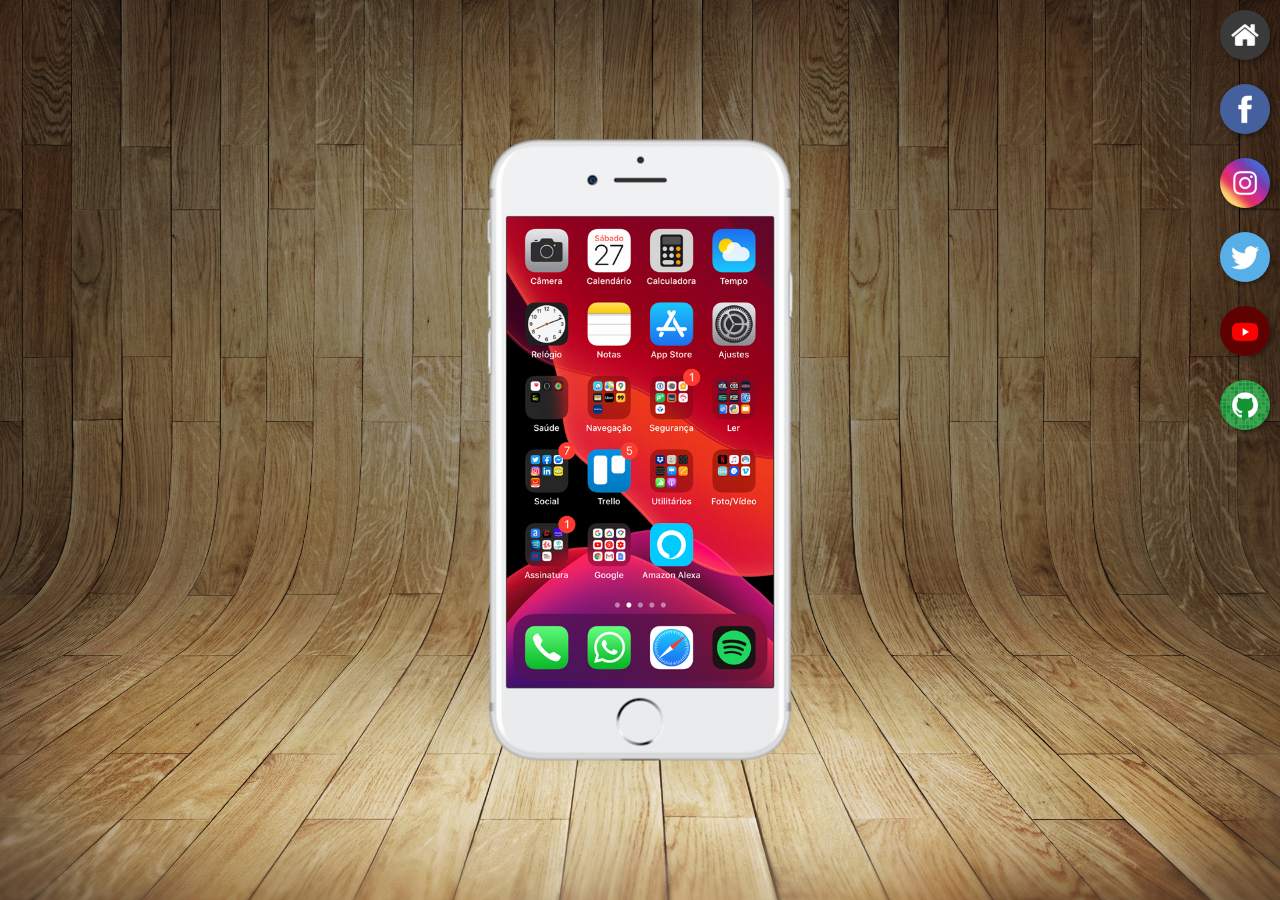
<file: index.html>
<!DOCTYPE html>
<html lang="pt-br">
<head>
    <meta charset="UTF-8">
    <meta name="viewport" content="width=device-width, initial-scale=1.0">
    <title>Document</title>
    <link rel="shortcut icon" href="favicon.ico" type="image/x-icon">
    <link rel="stylesheet" href="estilos/style.css">
</head>
<body>
   <main>
        <article>
            <section id="telefone">
                <iframe src="home.html" frameborder="0" id="tela" name="tela"></iframe>
            </section>

            <section id="redes_sociais">
                <a href="home.html"  target="tela"><img src="imagens/logo-home.jpg" alt="home"></a><br>
                <a href="facebook.html" target="tela"><img src="imagens/logo-facebook.jpg" alt="facebook"></a><br>
                <a href="instagram.html" target="tela"><img src="imagens/logo-instagram.jpg" alt="instagram"></a><br>
                <a href="twitter.html" target="tela"><img src="imagens/logo-twitter.jpg" alt="twitter"></a><br>
                <a href="youtube.html" target="tela"><img src="imagens/logo-youtube.jpg" alt="youtube"></a><br>
                <a href="github.html" target="tela"><img src="imagens/logo-github.jpg" alt="github"></a>
            </section>
        </article>
   </main>
</body>
</html>
</file>
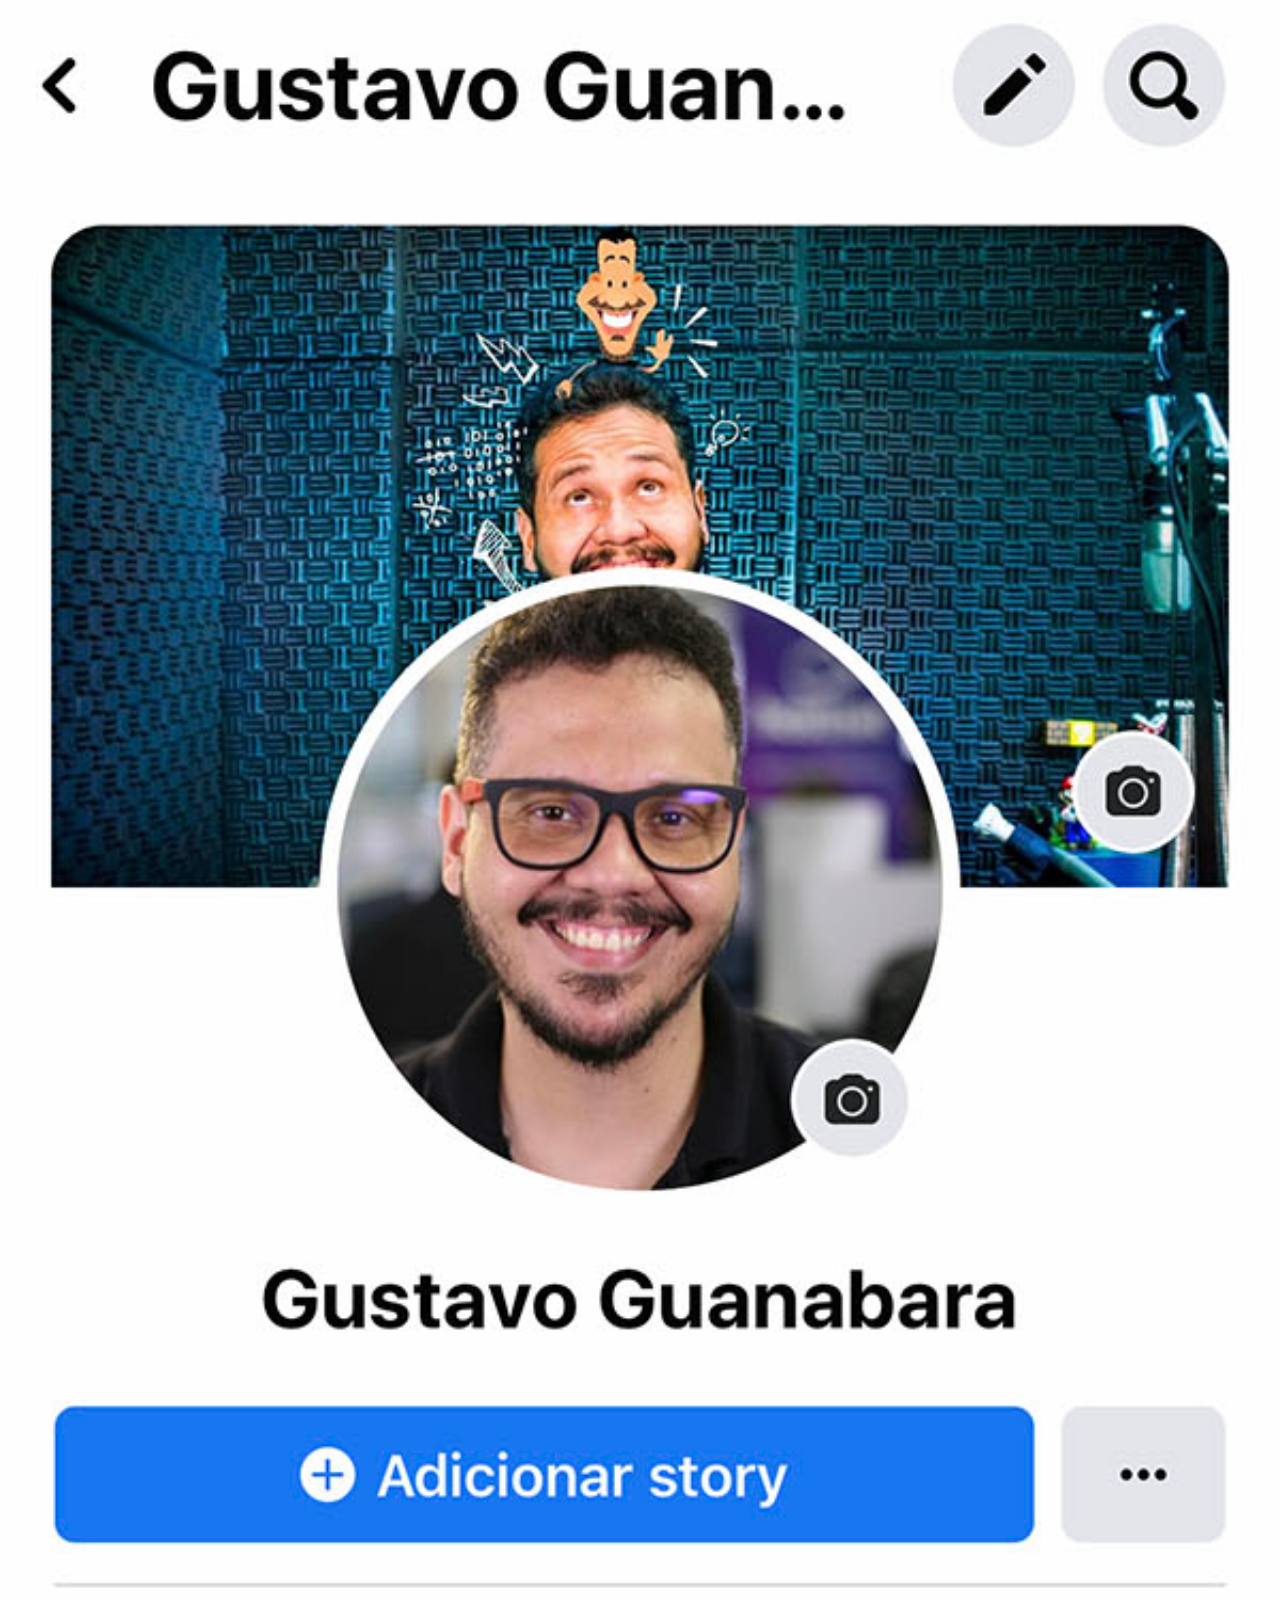
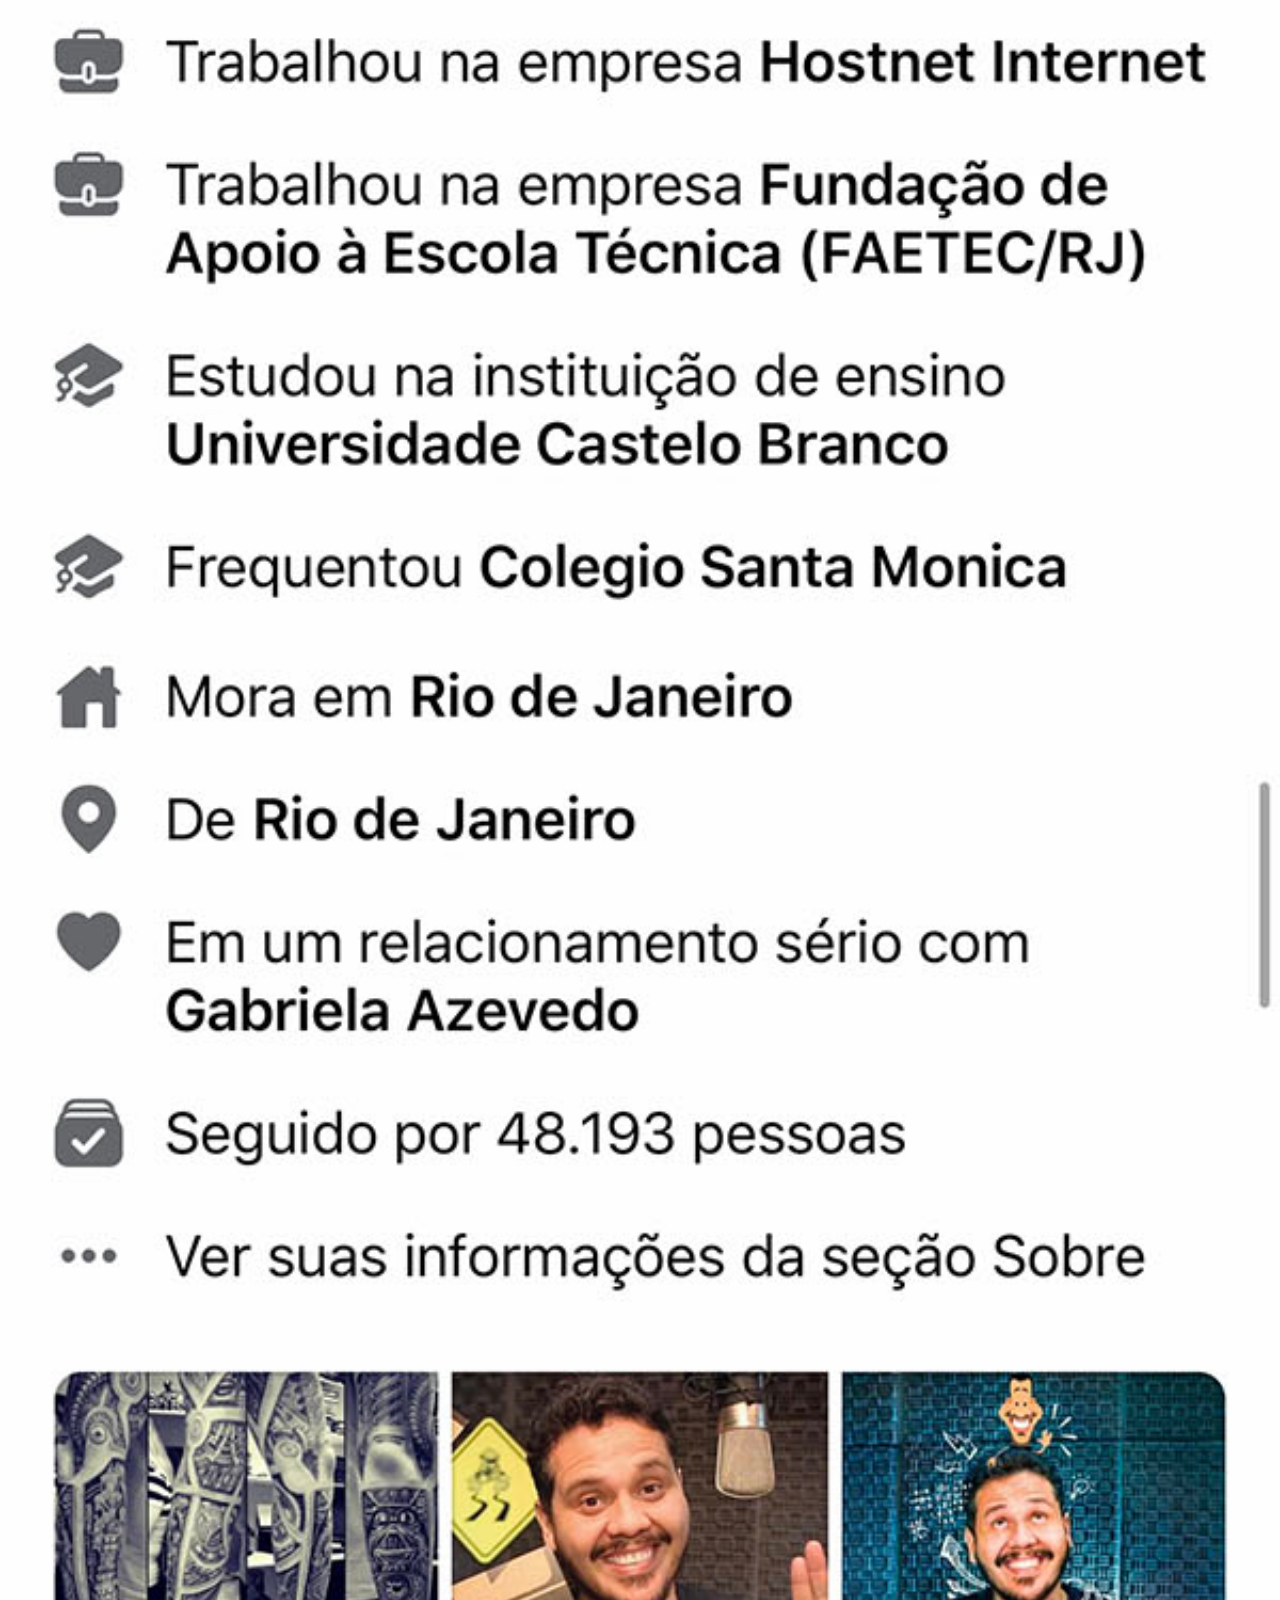
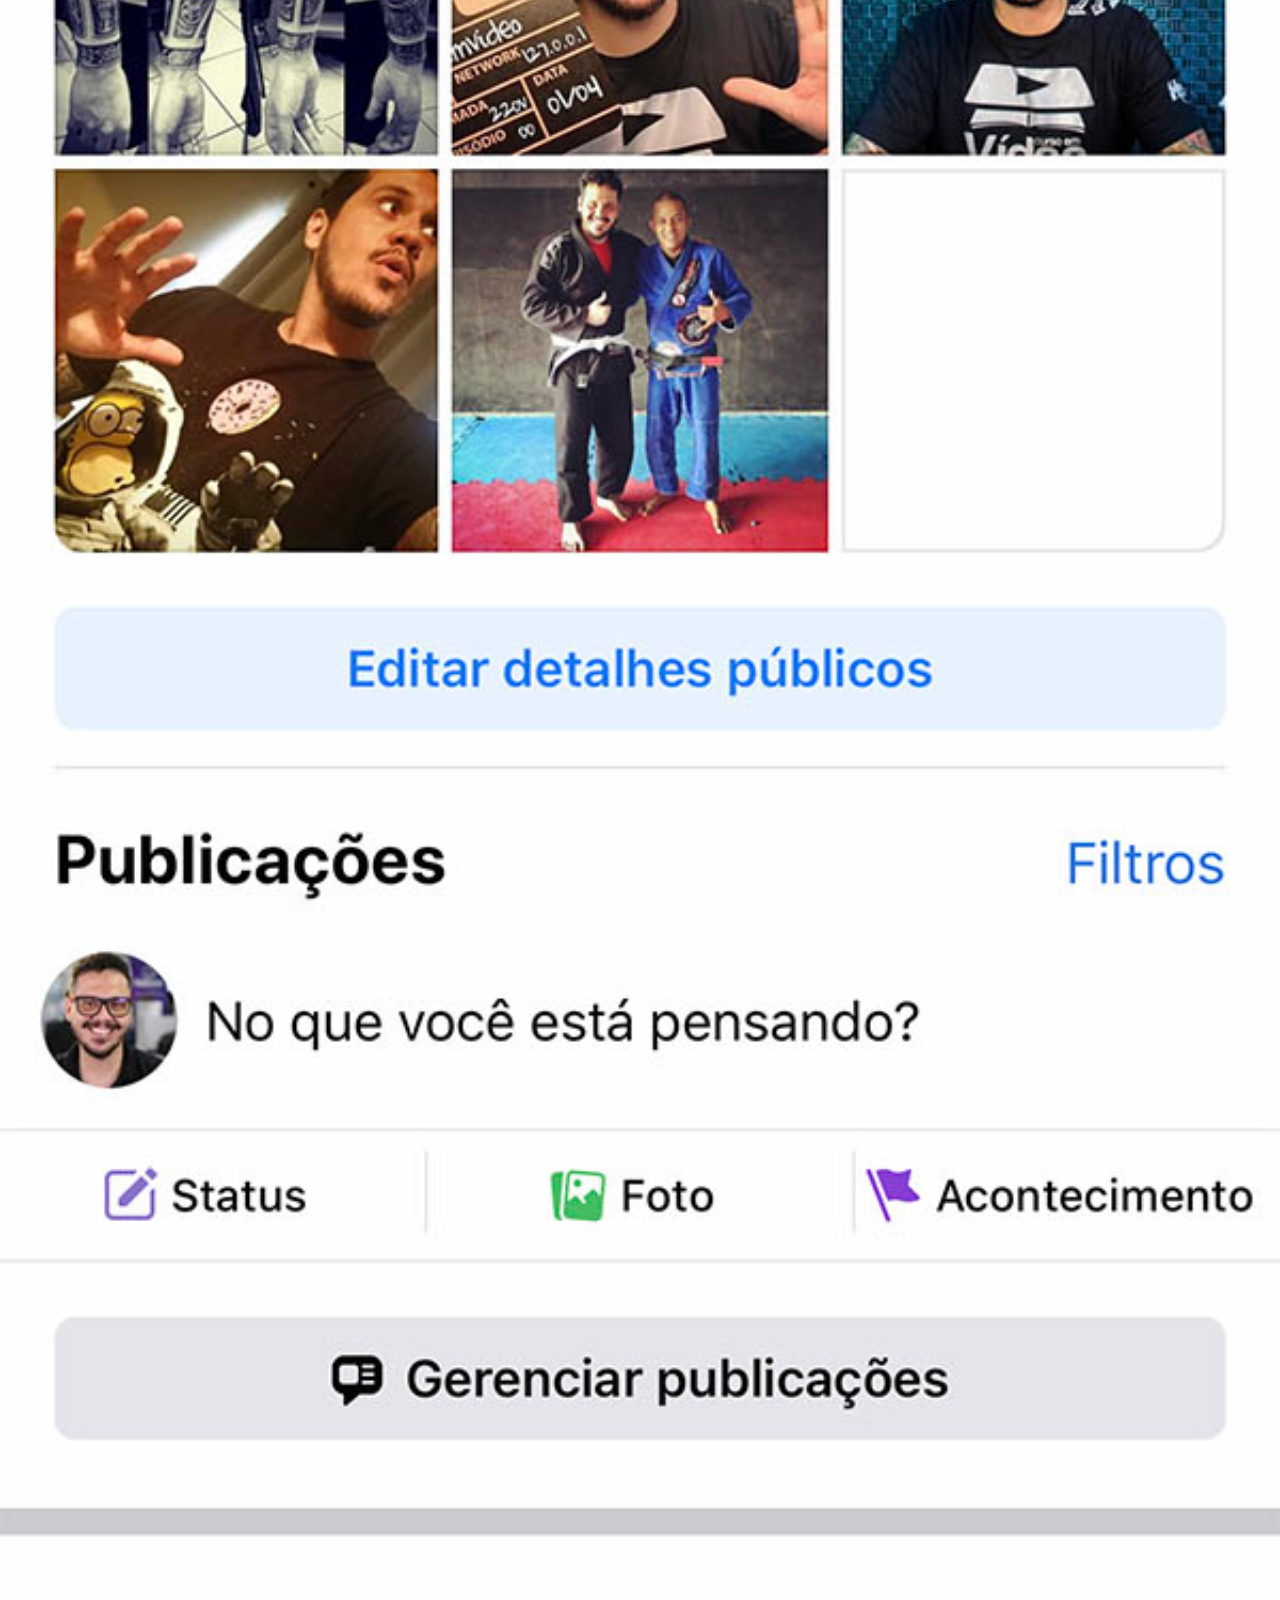
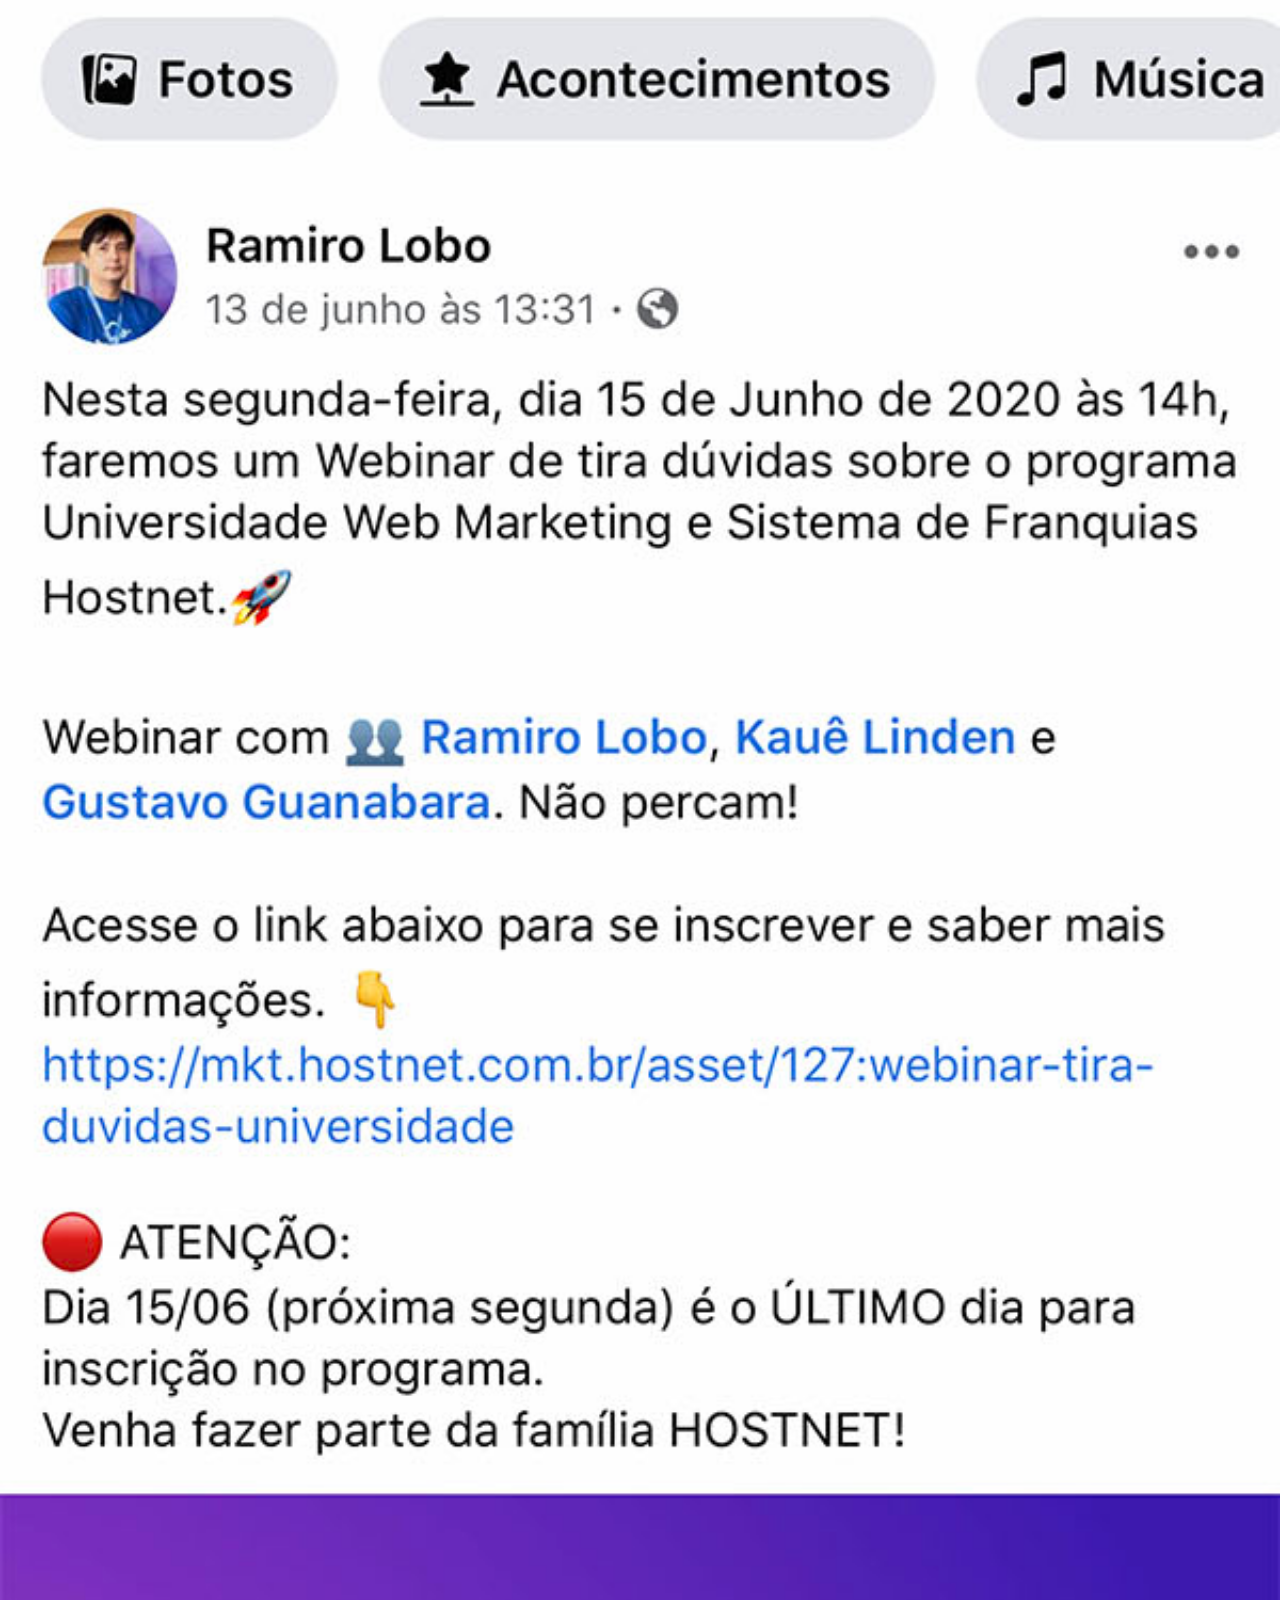
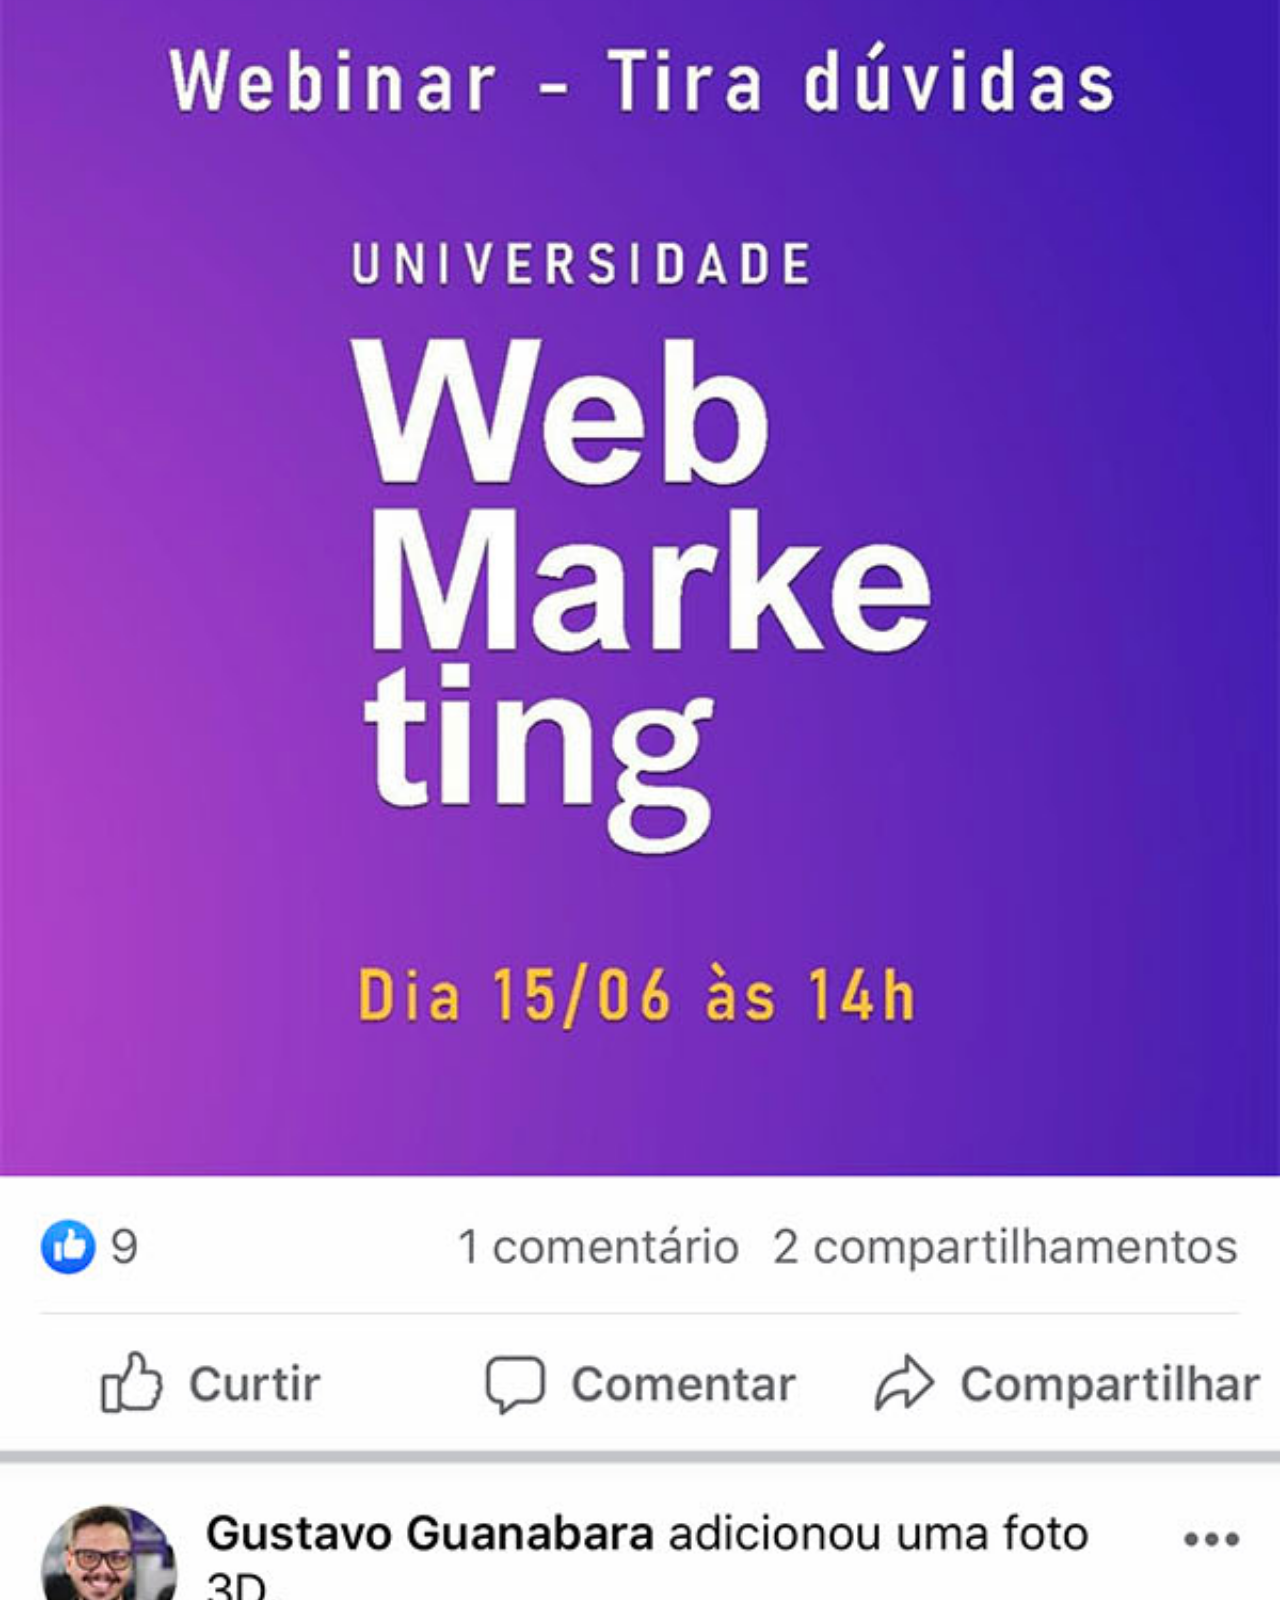
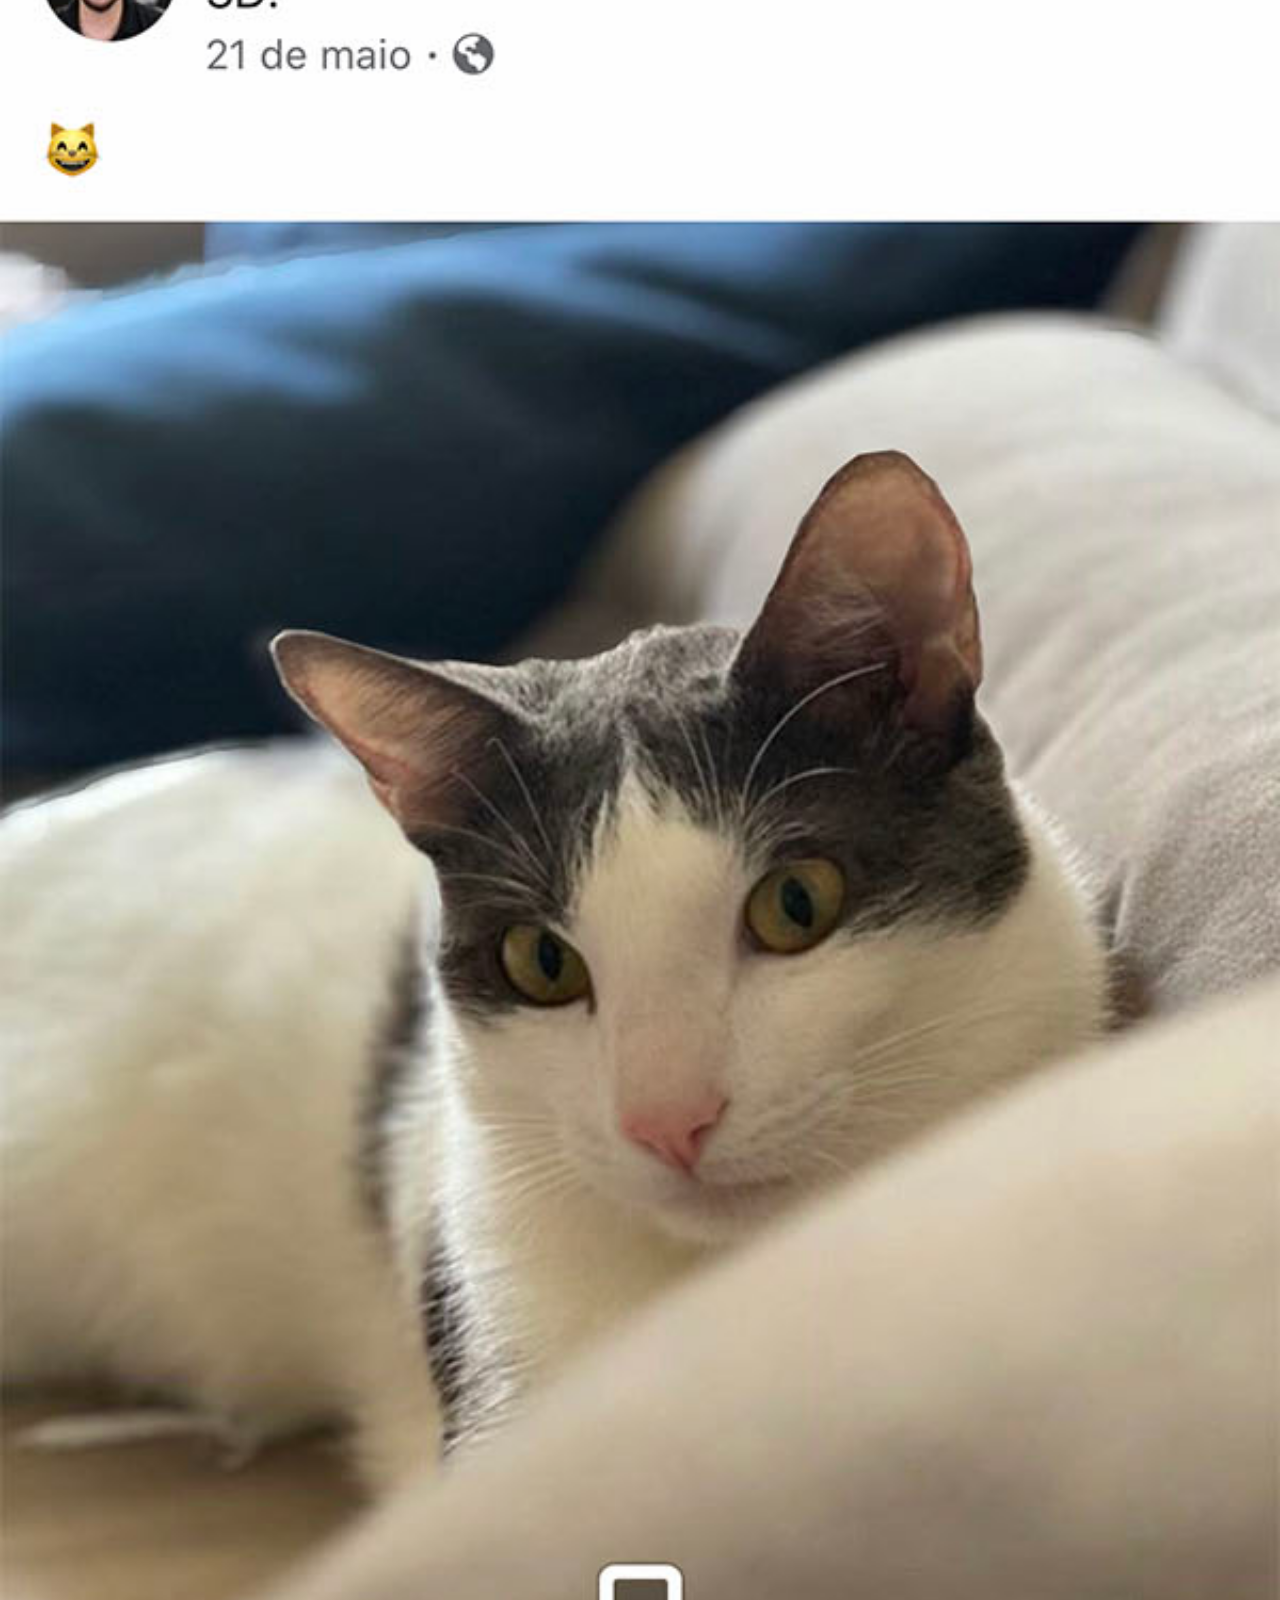
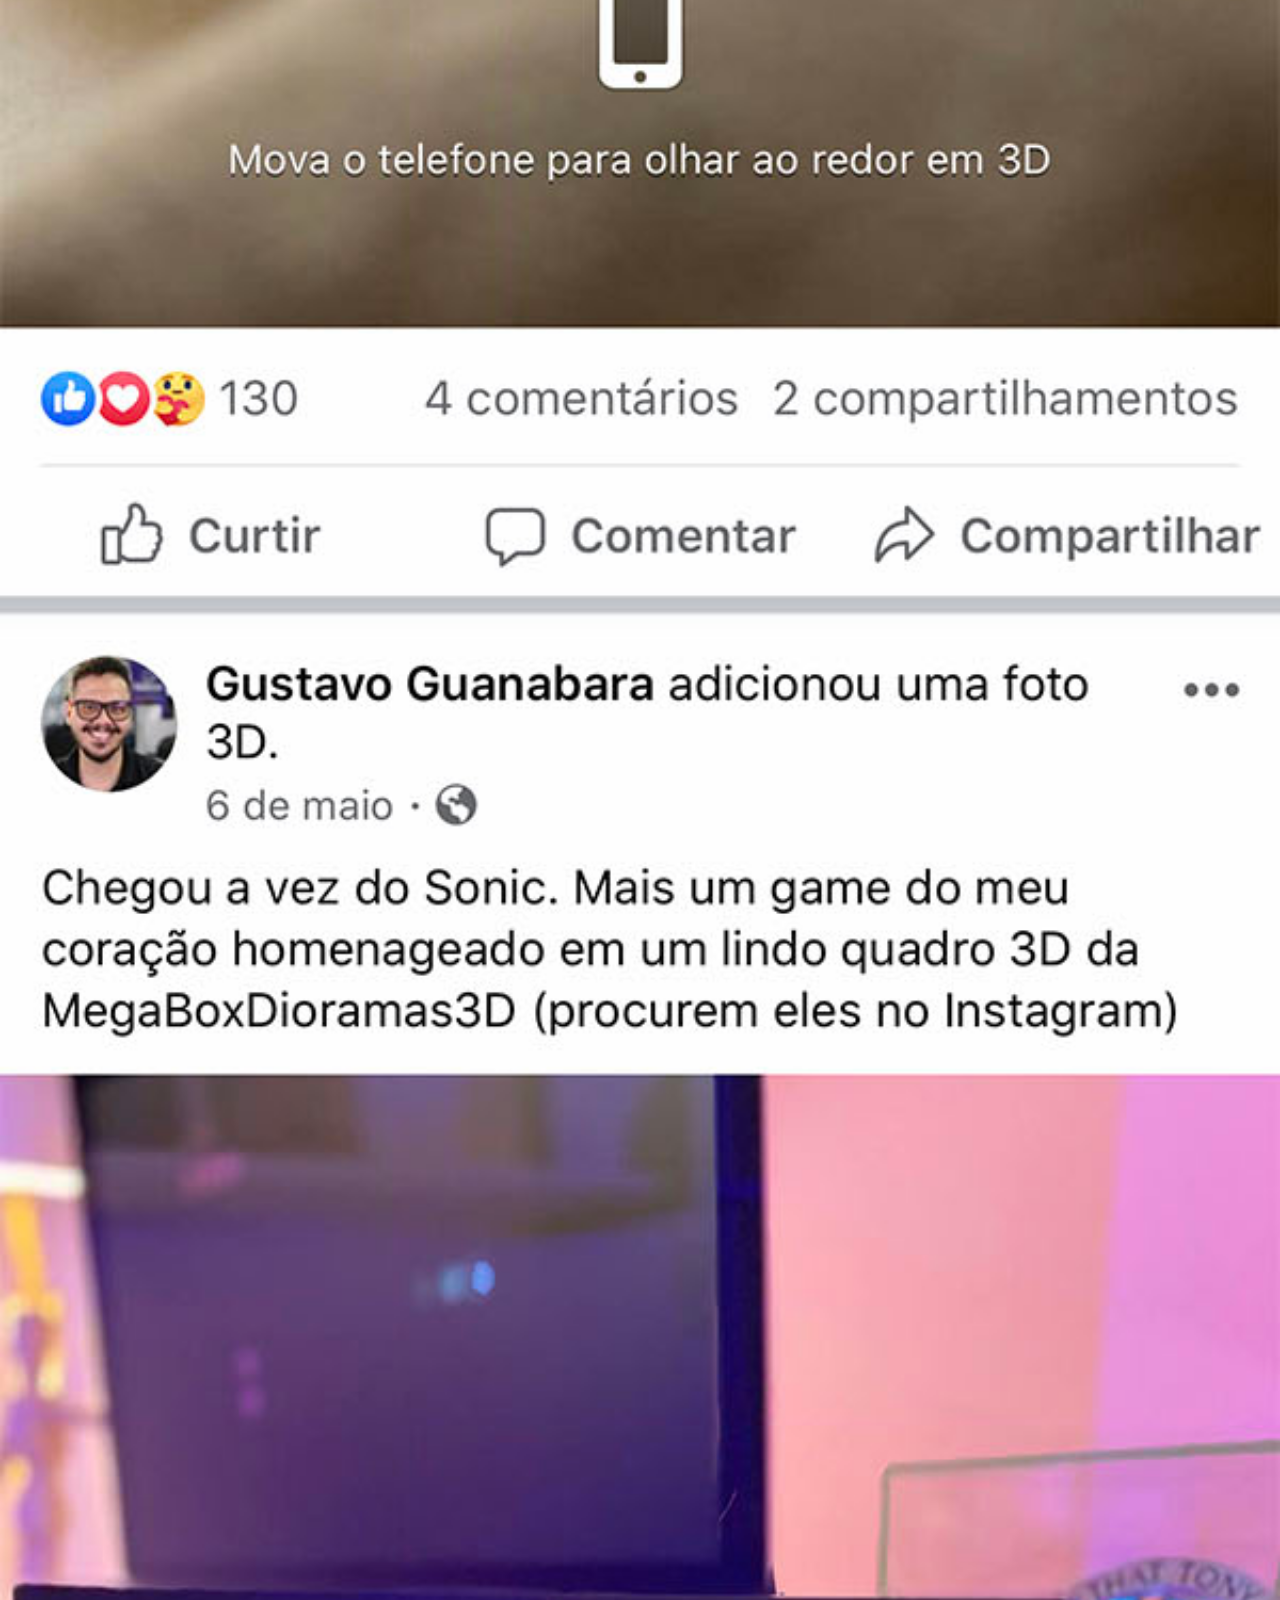
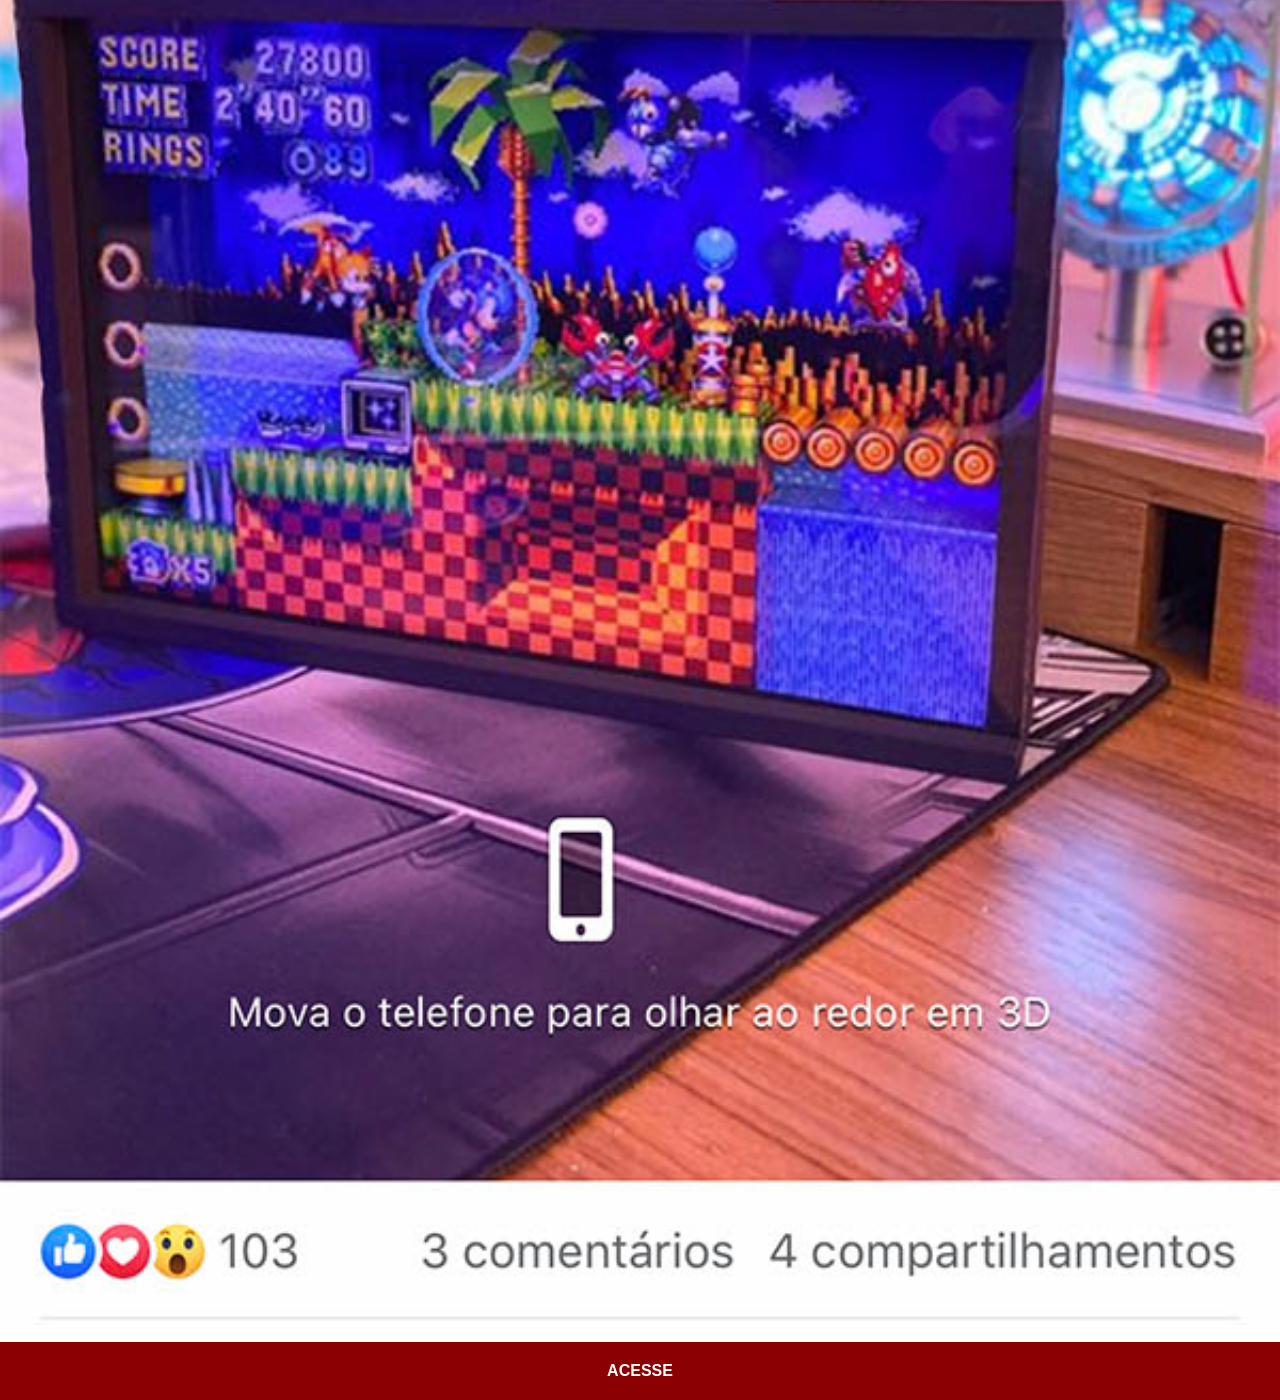
<file: facebook.html>
<!DOCTYPE html>
<html lang="en">
<head>
    <meta charset="UTF-8">
    <meta name="viewport" content="width=device-width, initial-scale=1.0">
    <title>Document</title>
    <link rel="stylesheet" href="./estilos/social.css">
</head>
<body>
    <img src="imagens/tela-facebook.jpg" alt="">
    <a href="https://www.facebook.com/" target="_blank">ACESSE</a>
</body>
</html>
</file>
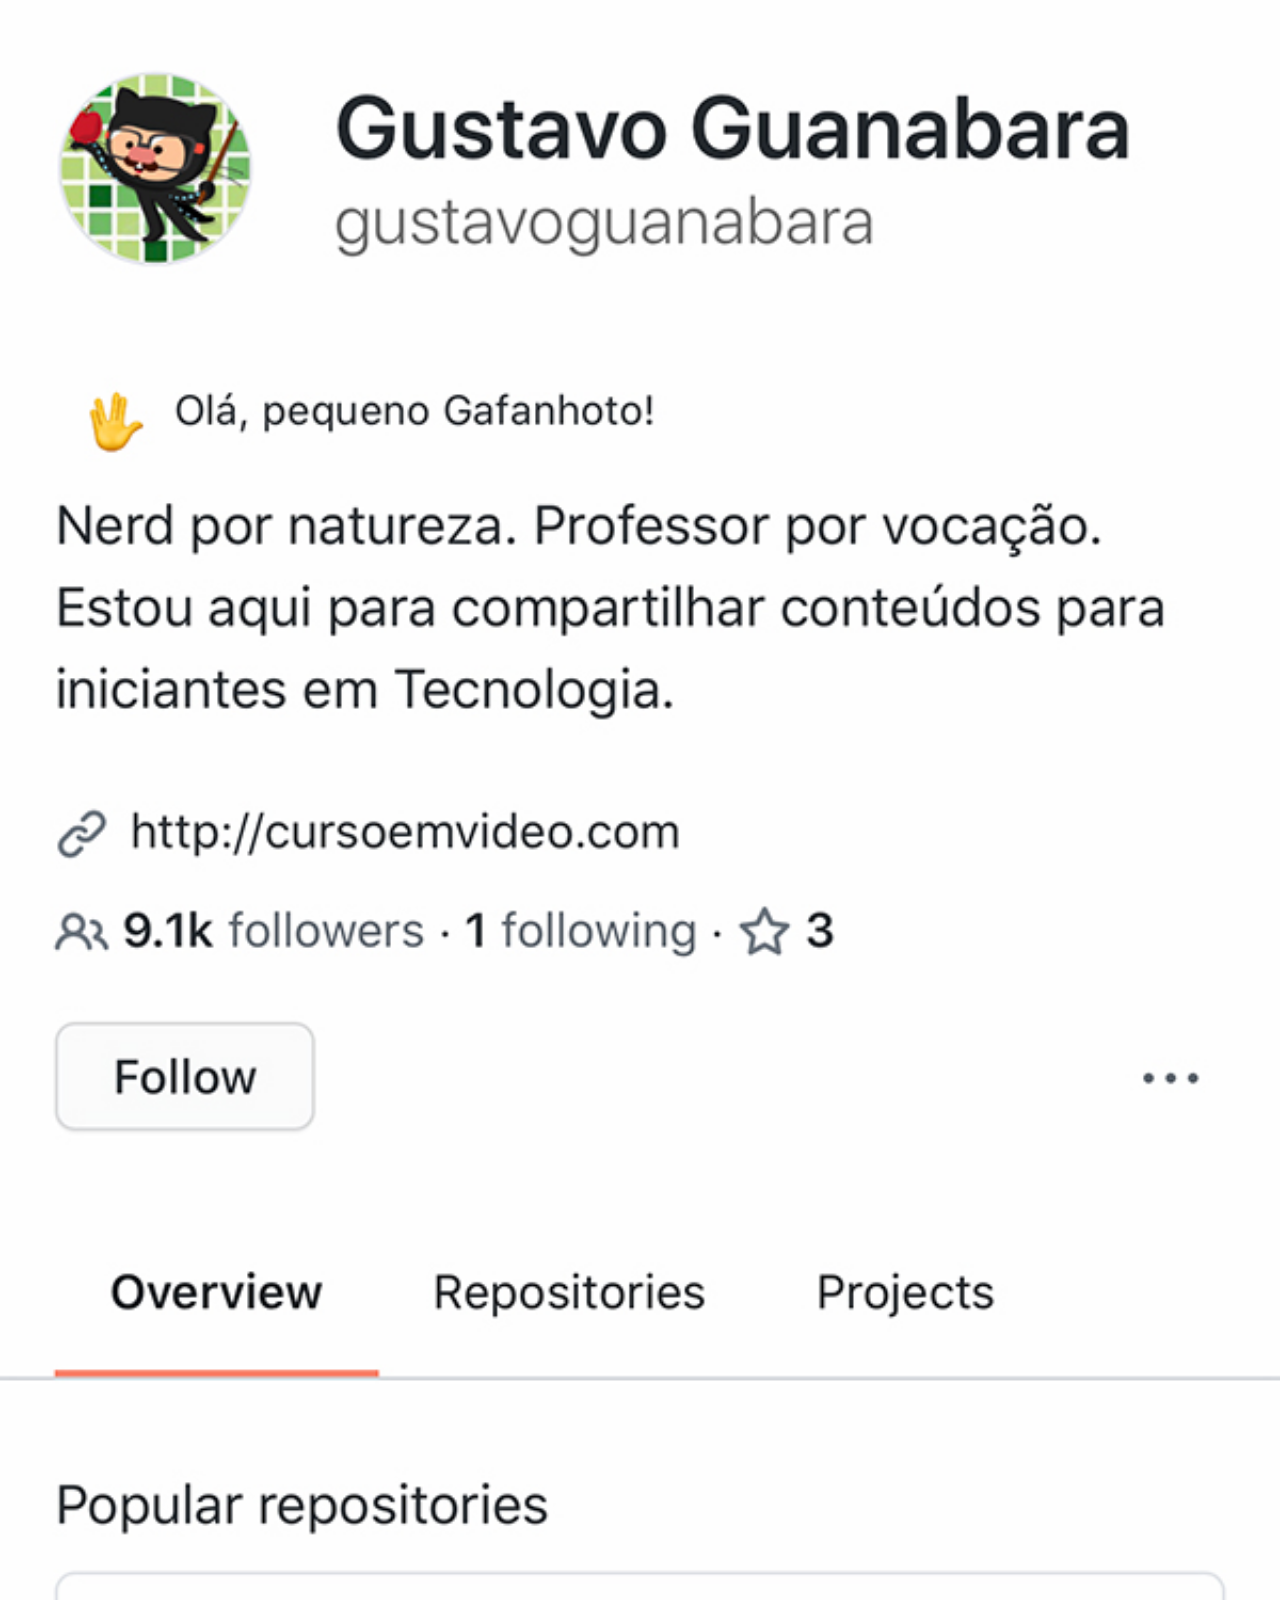
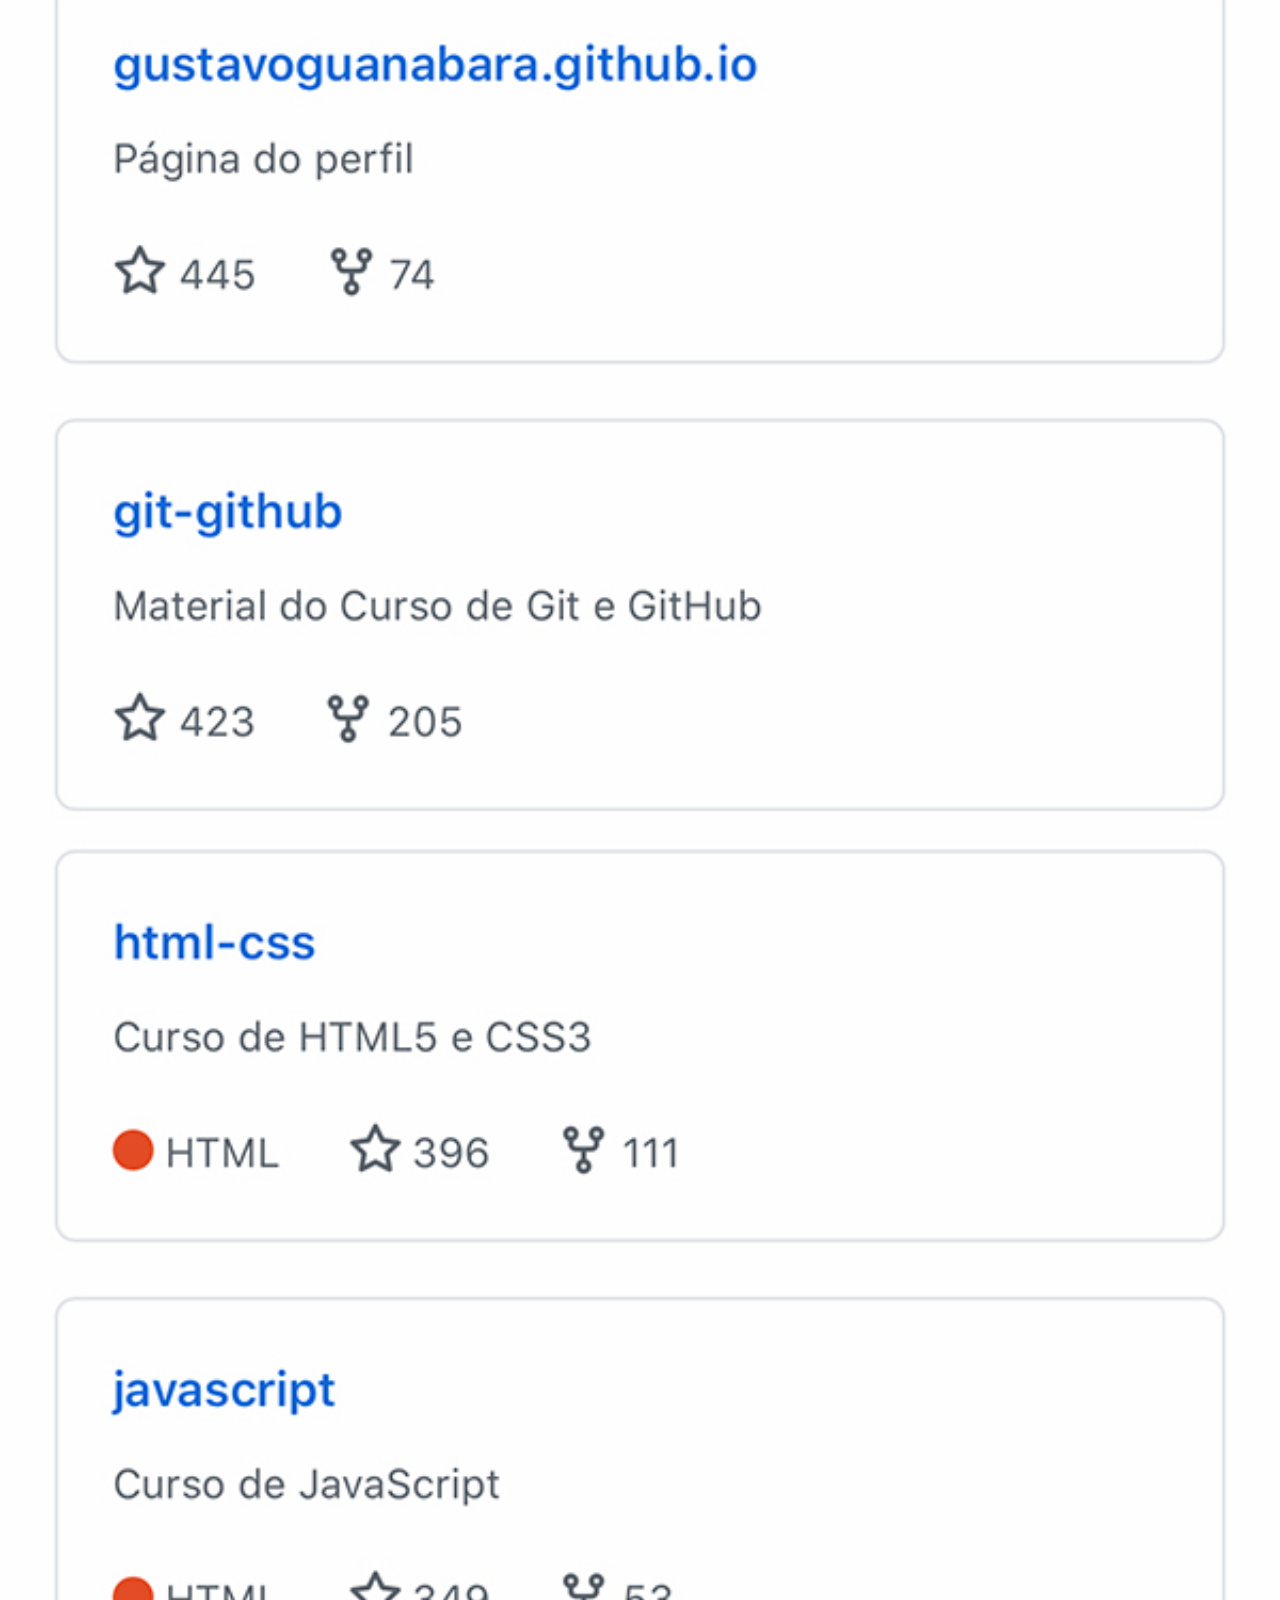
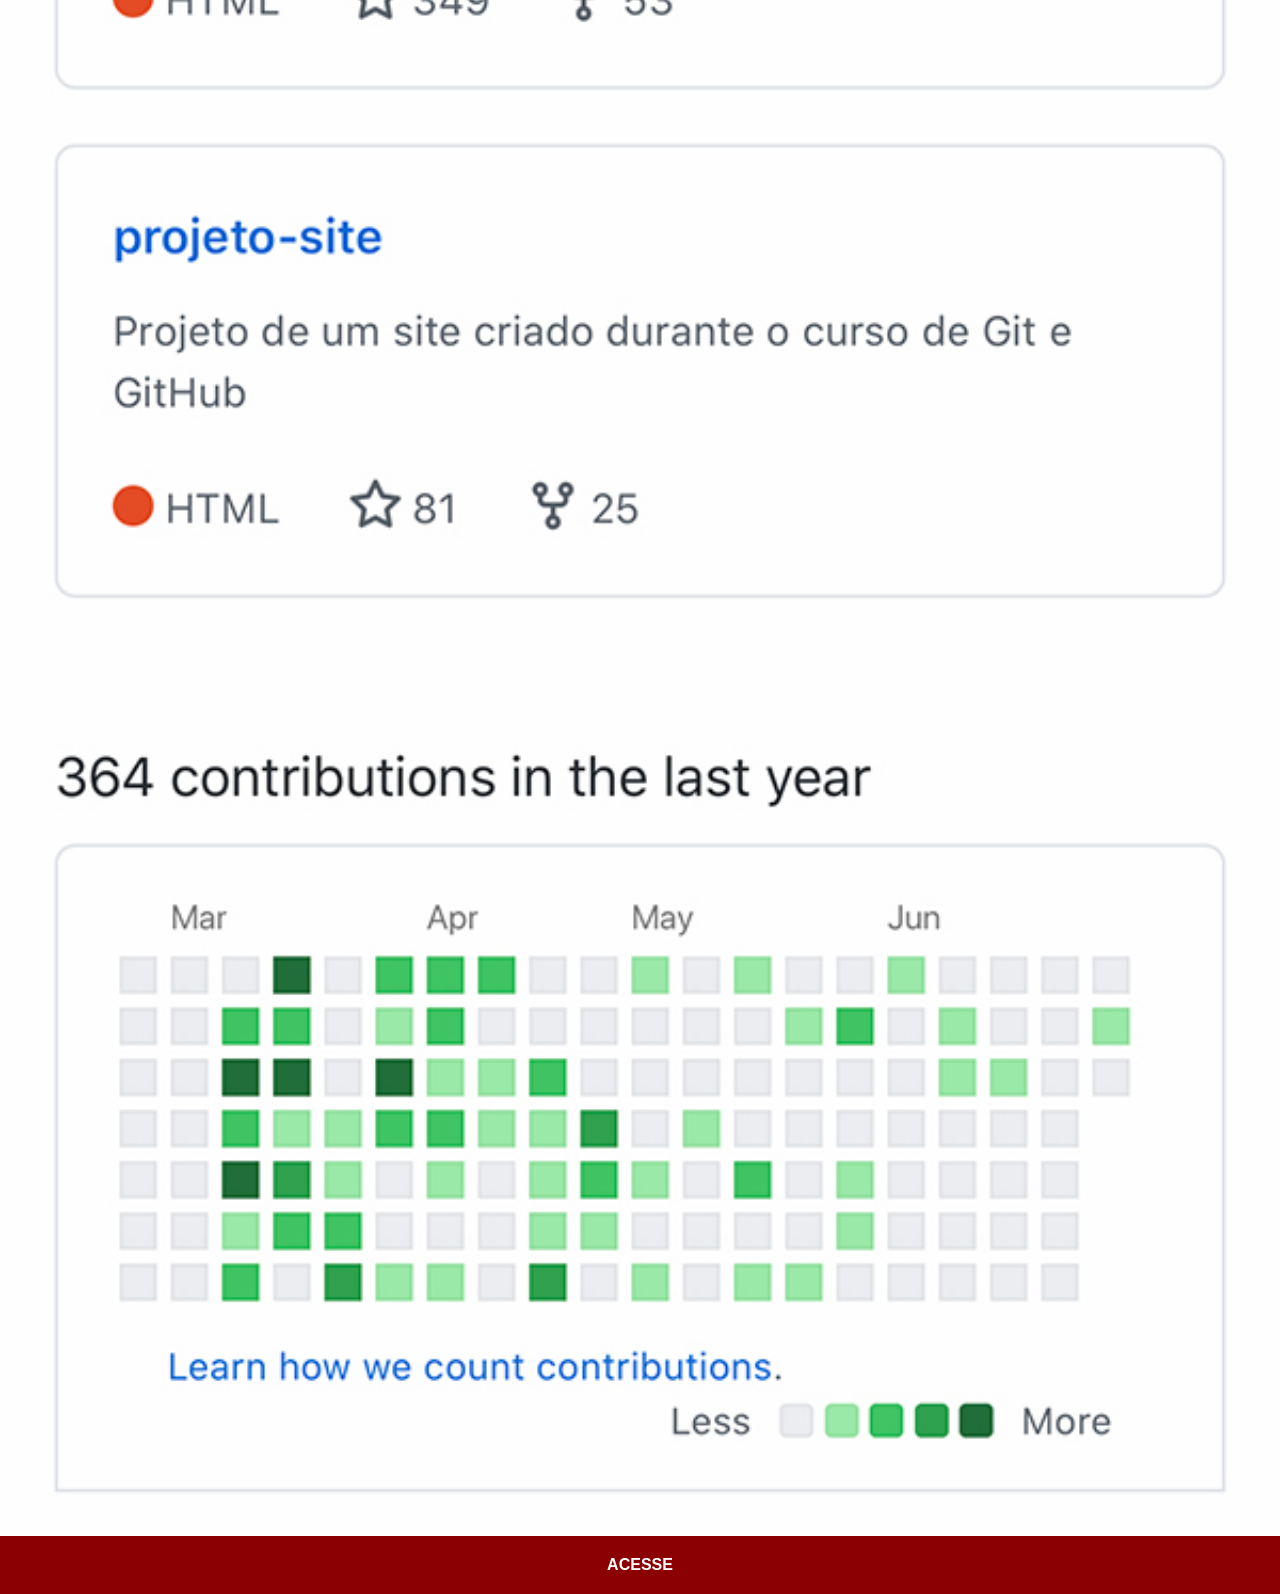
<file: github.html>
<!DOCTYPE html>
<html lang="en">
<head>
    <meta charset="UTF-8">
    <meta name="viewport" content="width=device-width, initial-scale=1.0">
    <title>Document</title>
    <link rel="stylesheet" href="estilos/social.css">
</head>
<body>
    <img src="imagens/tela-github.jpg" alt="">
    <a href="https://github.com/hyanmarques" target="_blank">ACESSE</a>
</body>
</html>
</file>
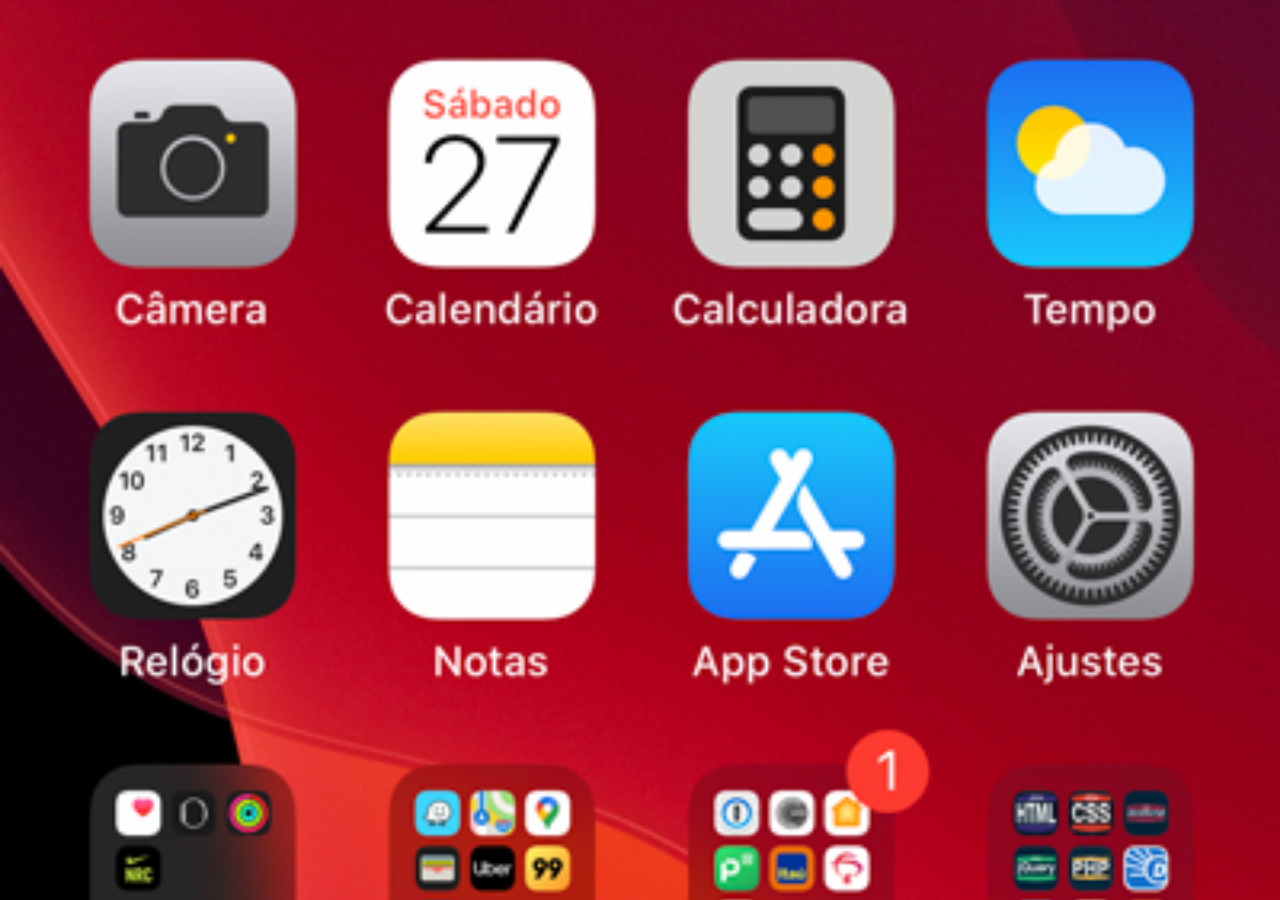
<file: home.html>
<!DOCTYPE html>
<html lang="pt-br">
<head>
    <meta charset="UTF-8">
    <meta name="viewport" content="width=device-width, initial-scale=1.0">
    <title>home</title>
</head>
<style>
    *{
        margin: 0px;
        padding: 0px;
    }
    body{
        width: 100vw;
        height: 100vh;
        background: black url(imagens/tela-home.jpg) no-repeat top center;
        background-size: cover;
    }
</style>
<body>
    
</body>
</html>
</file>
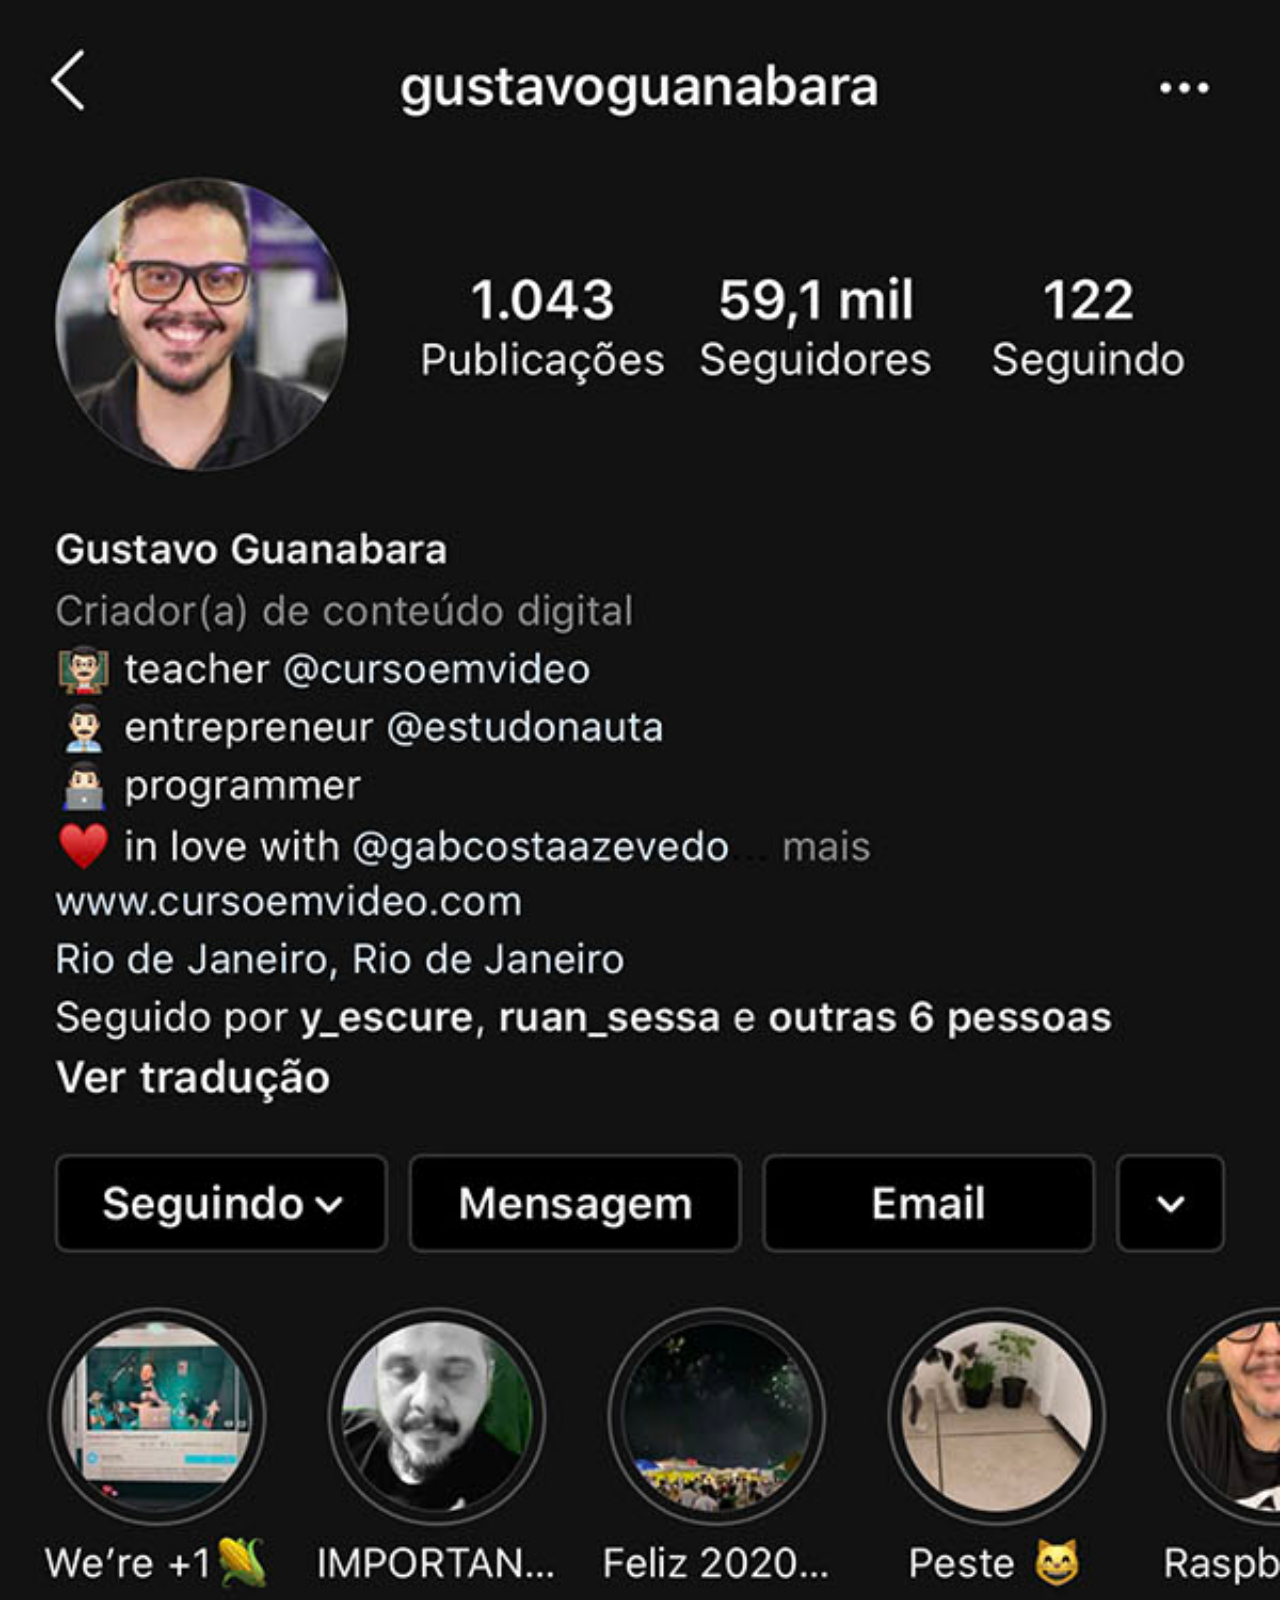
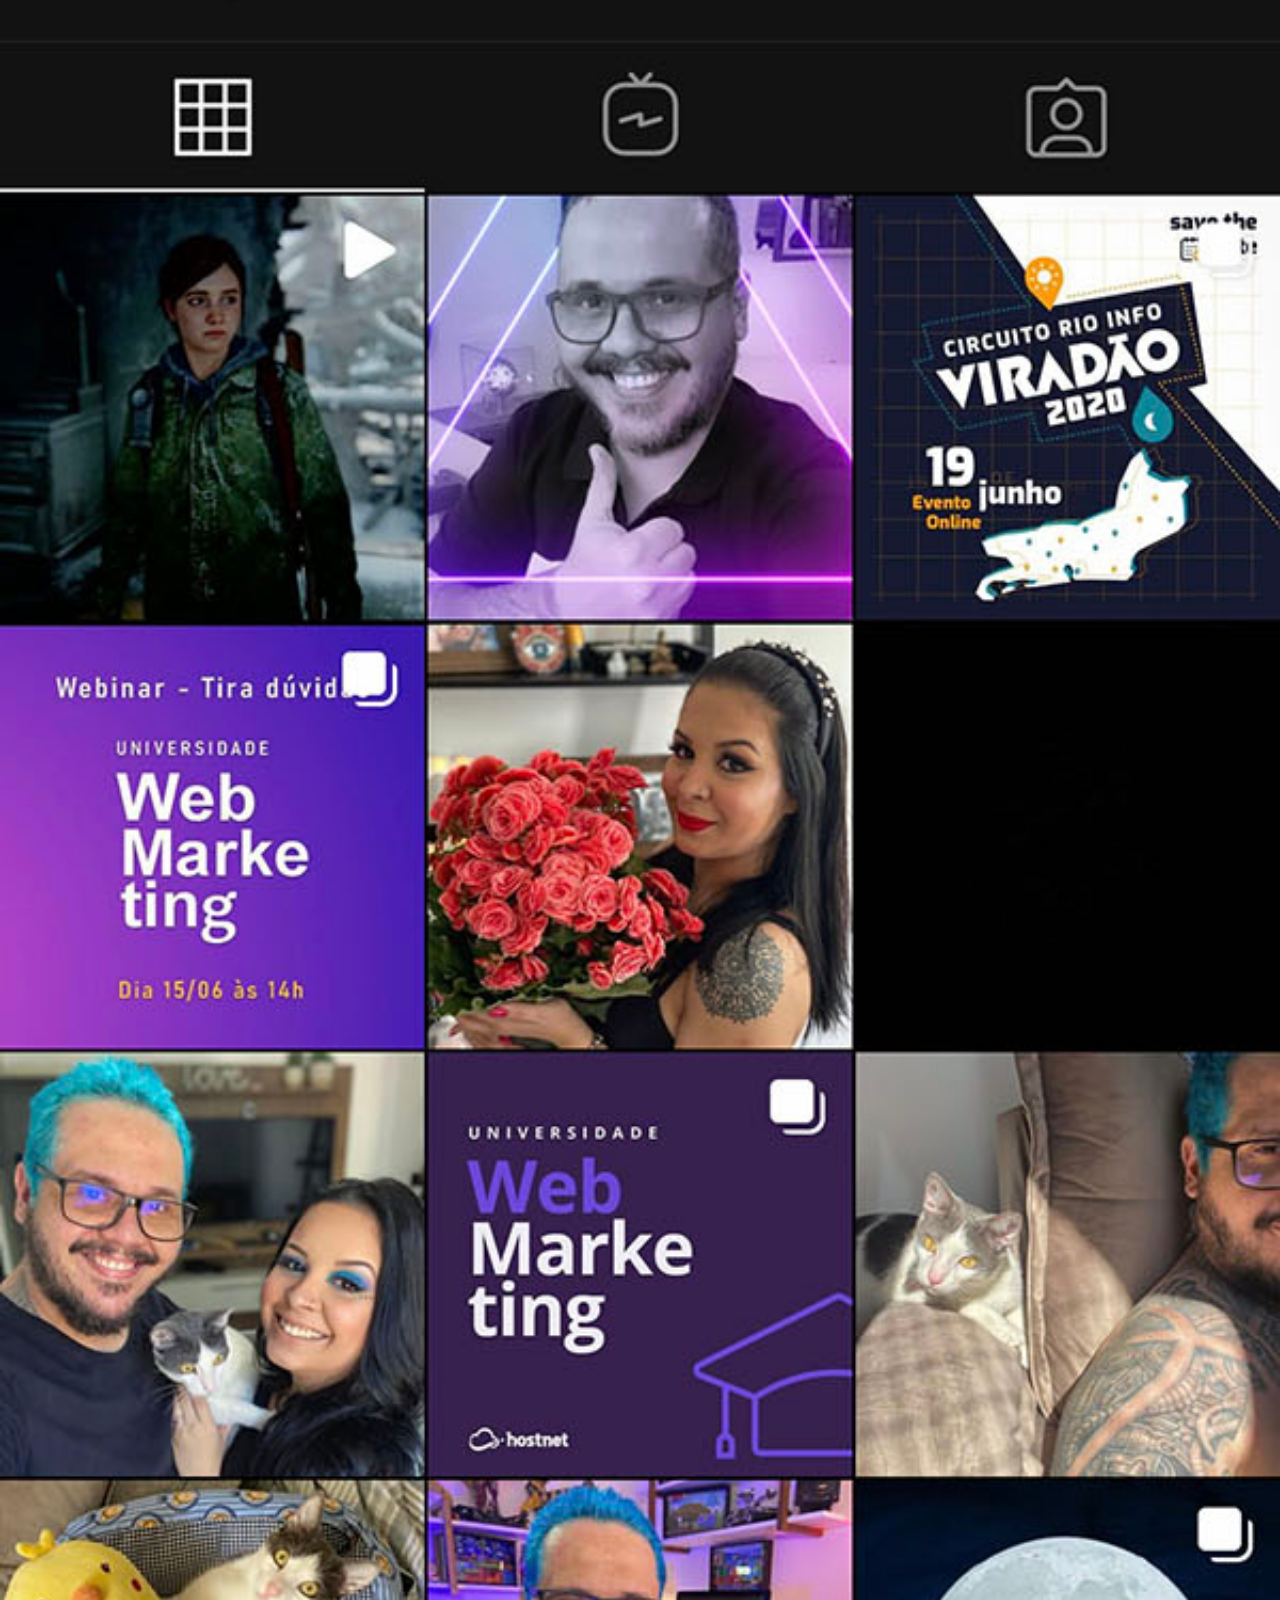
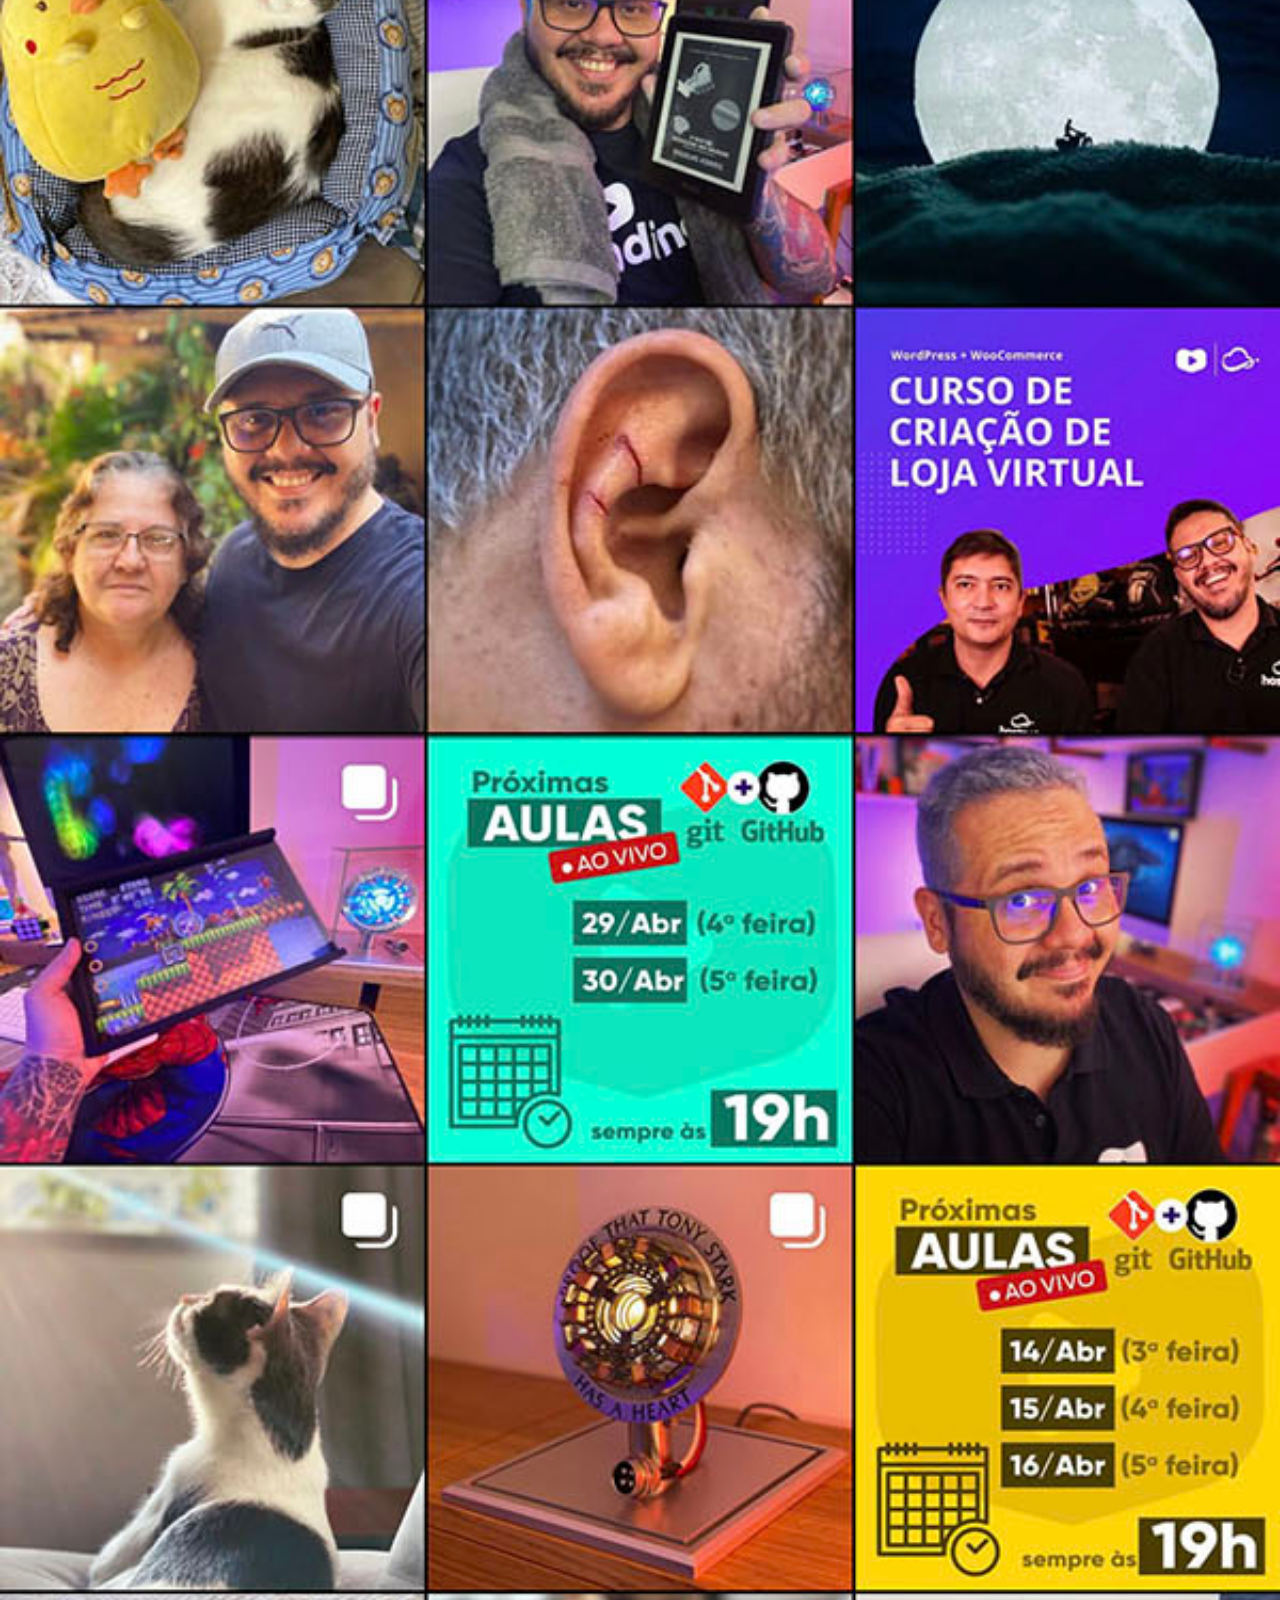
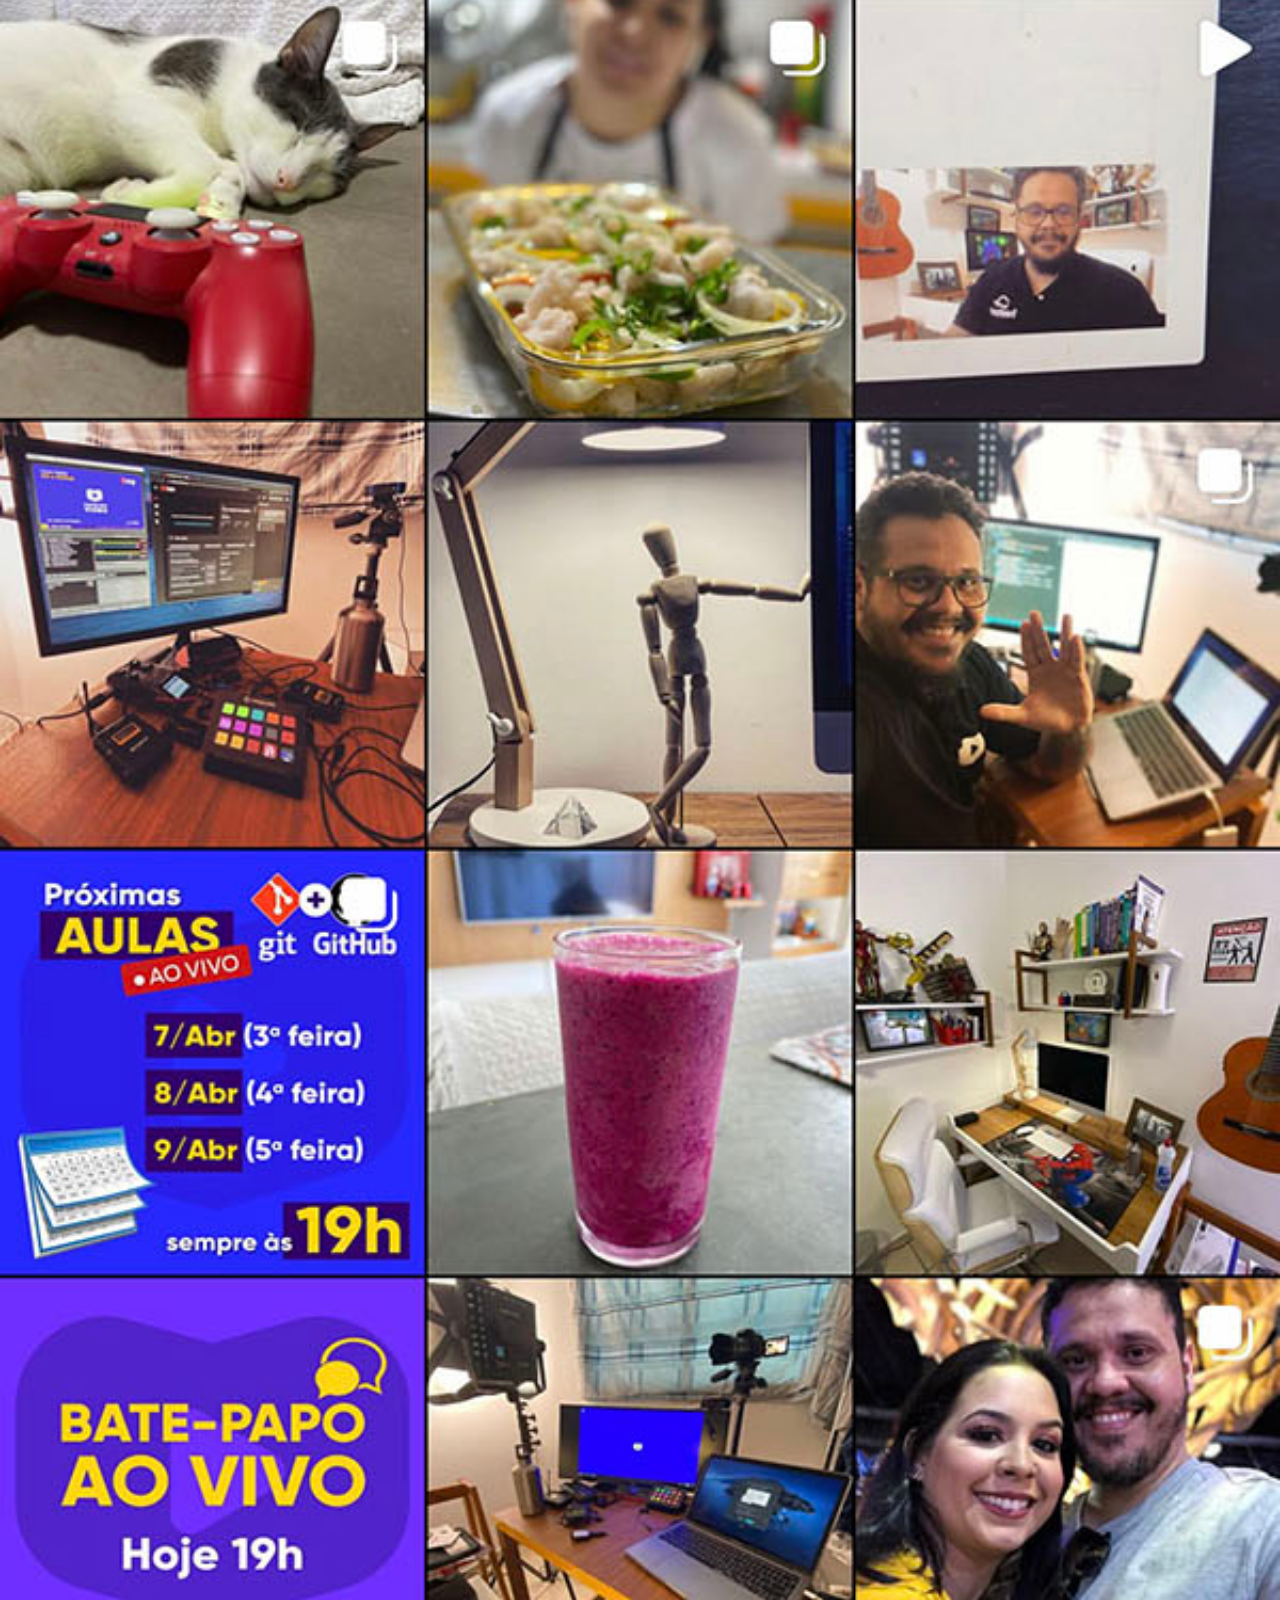
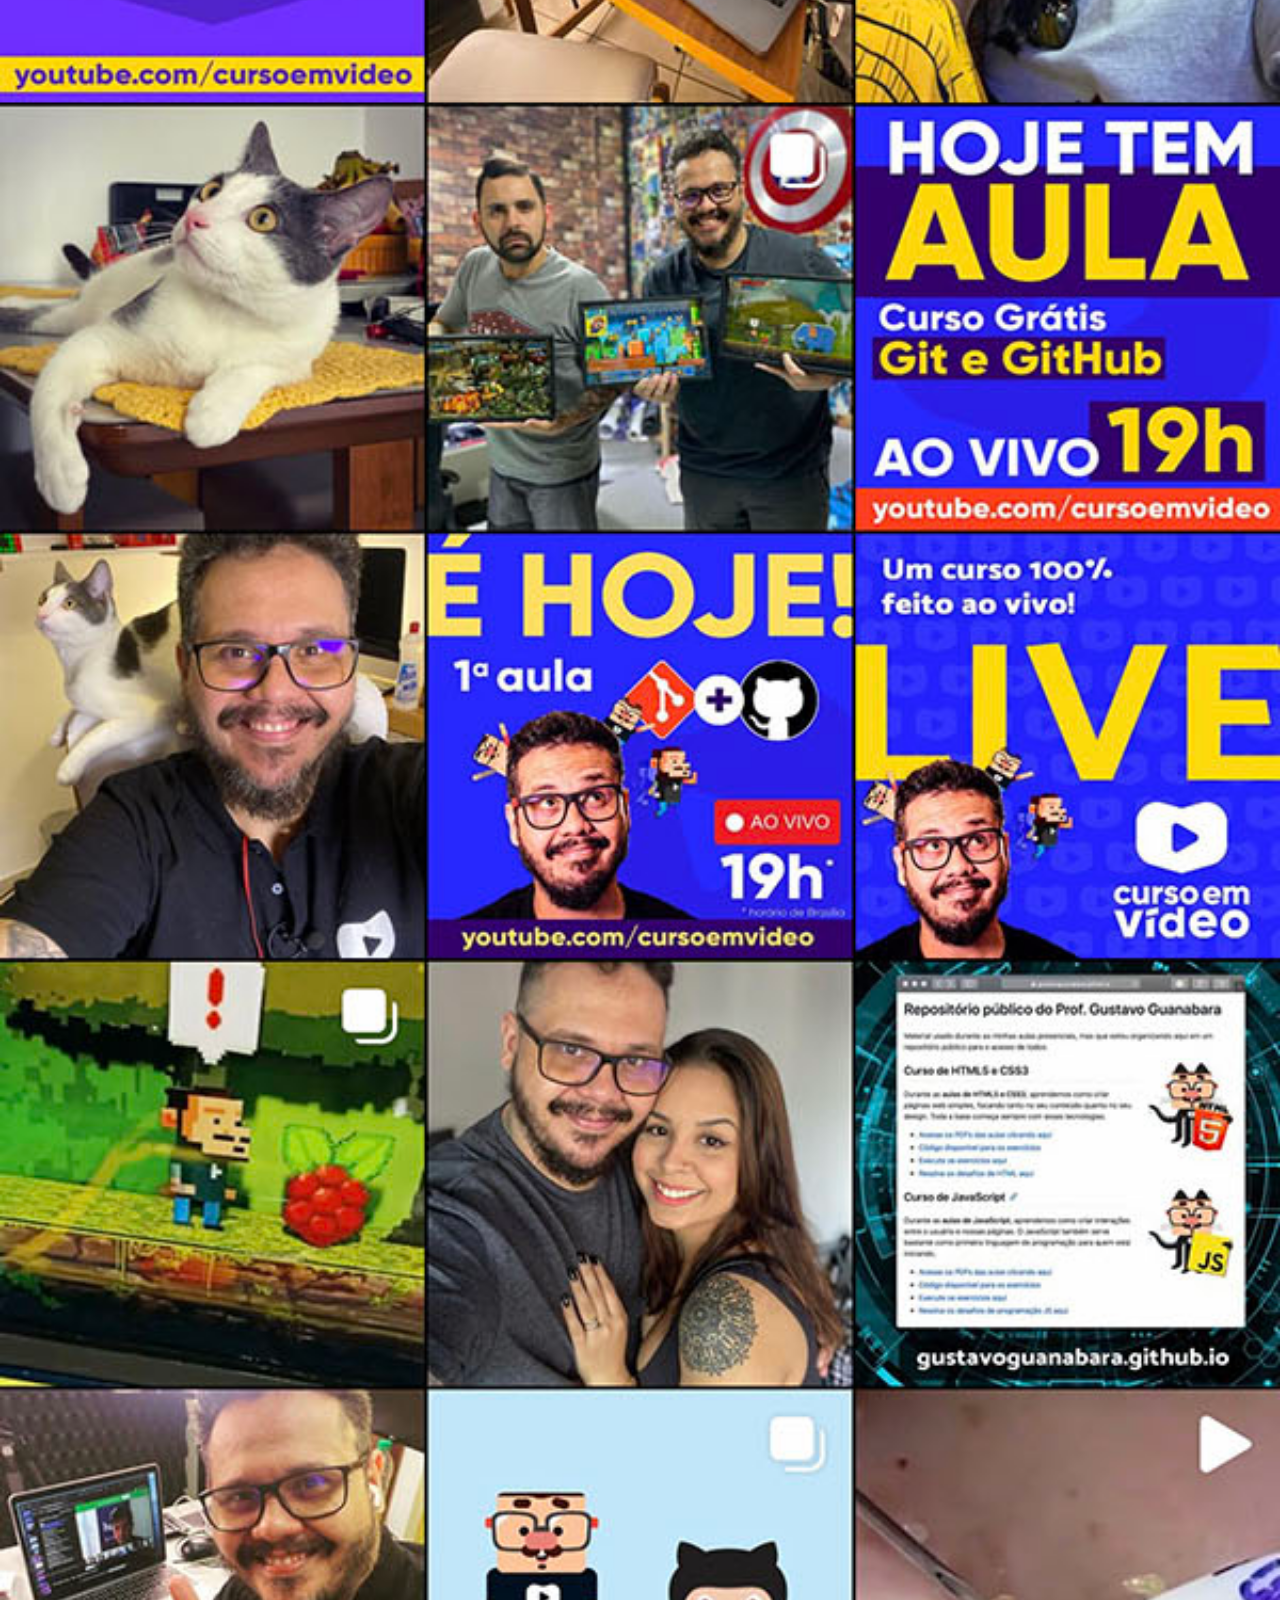
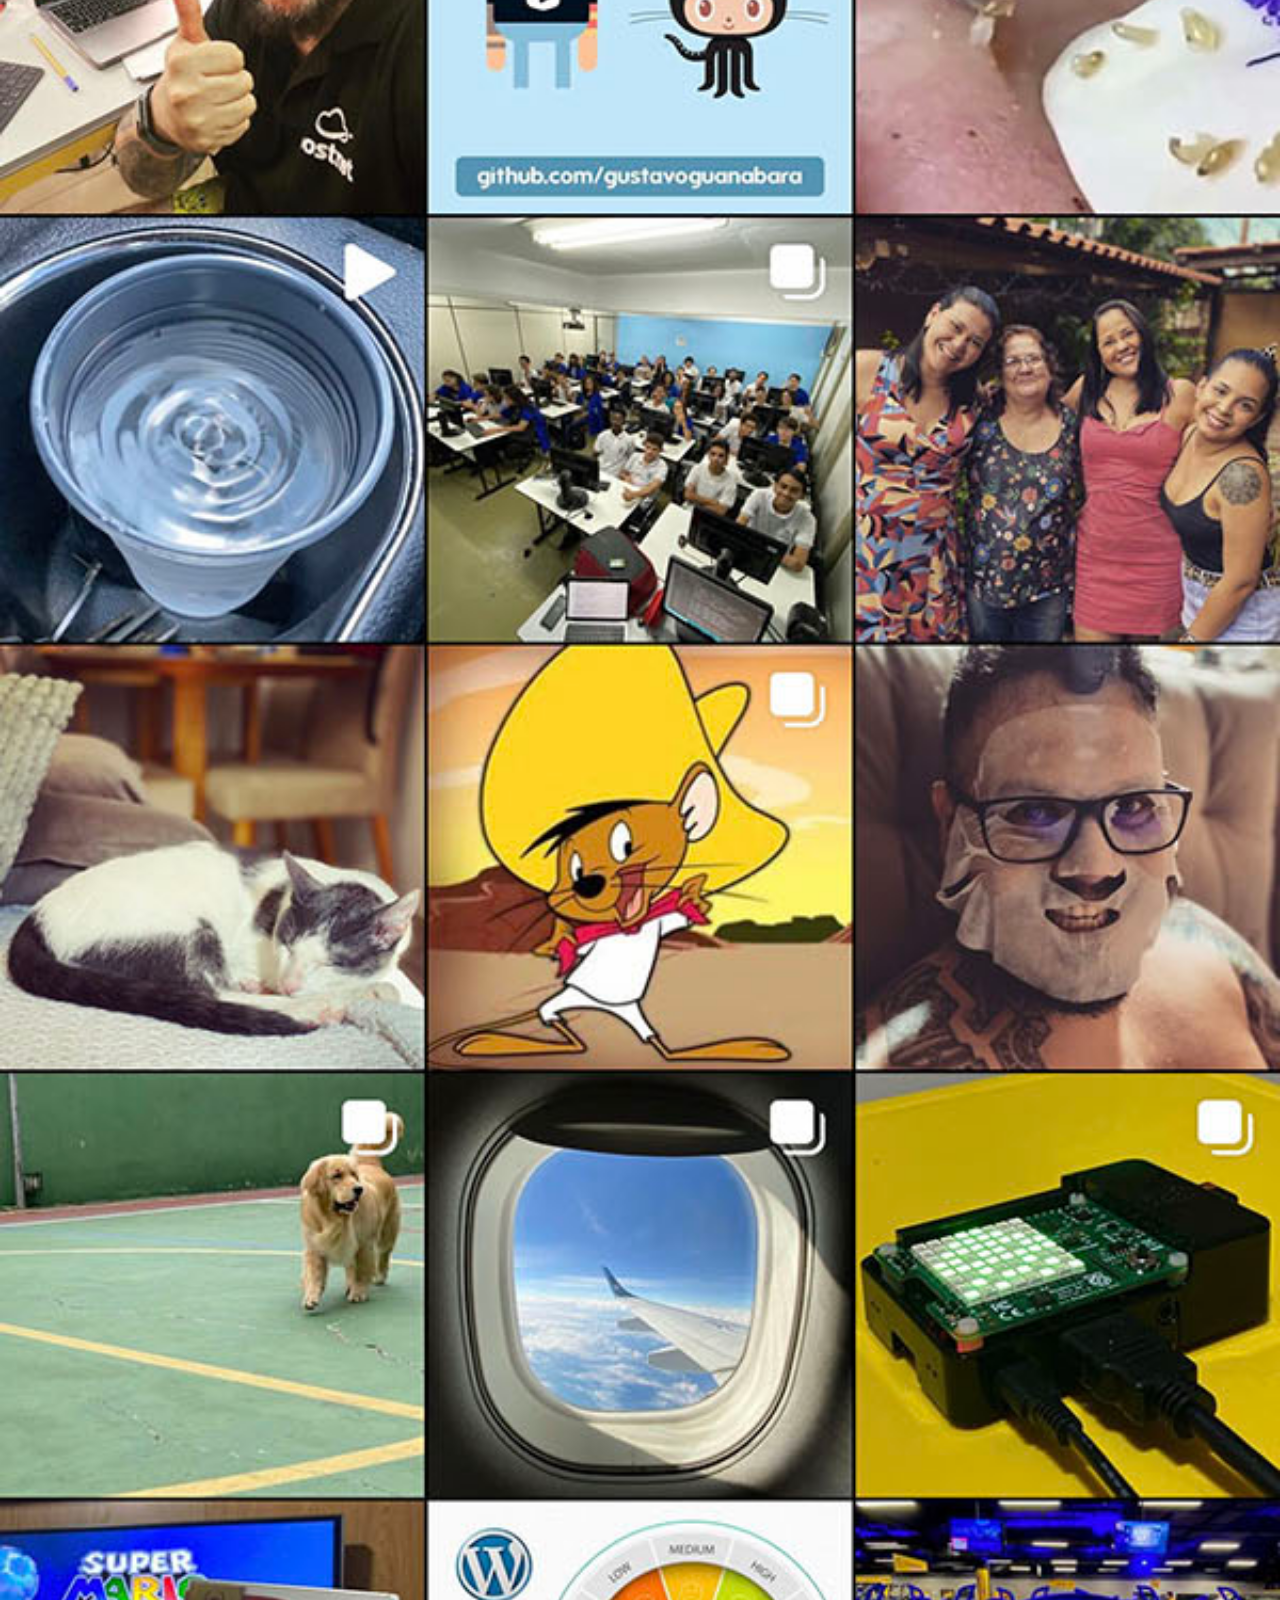
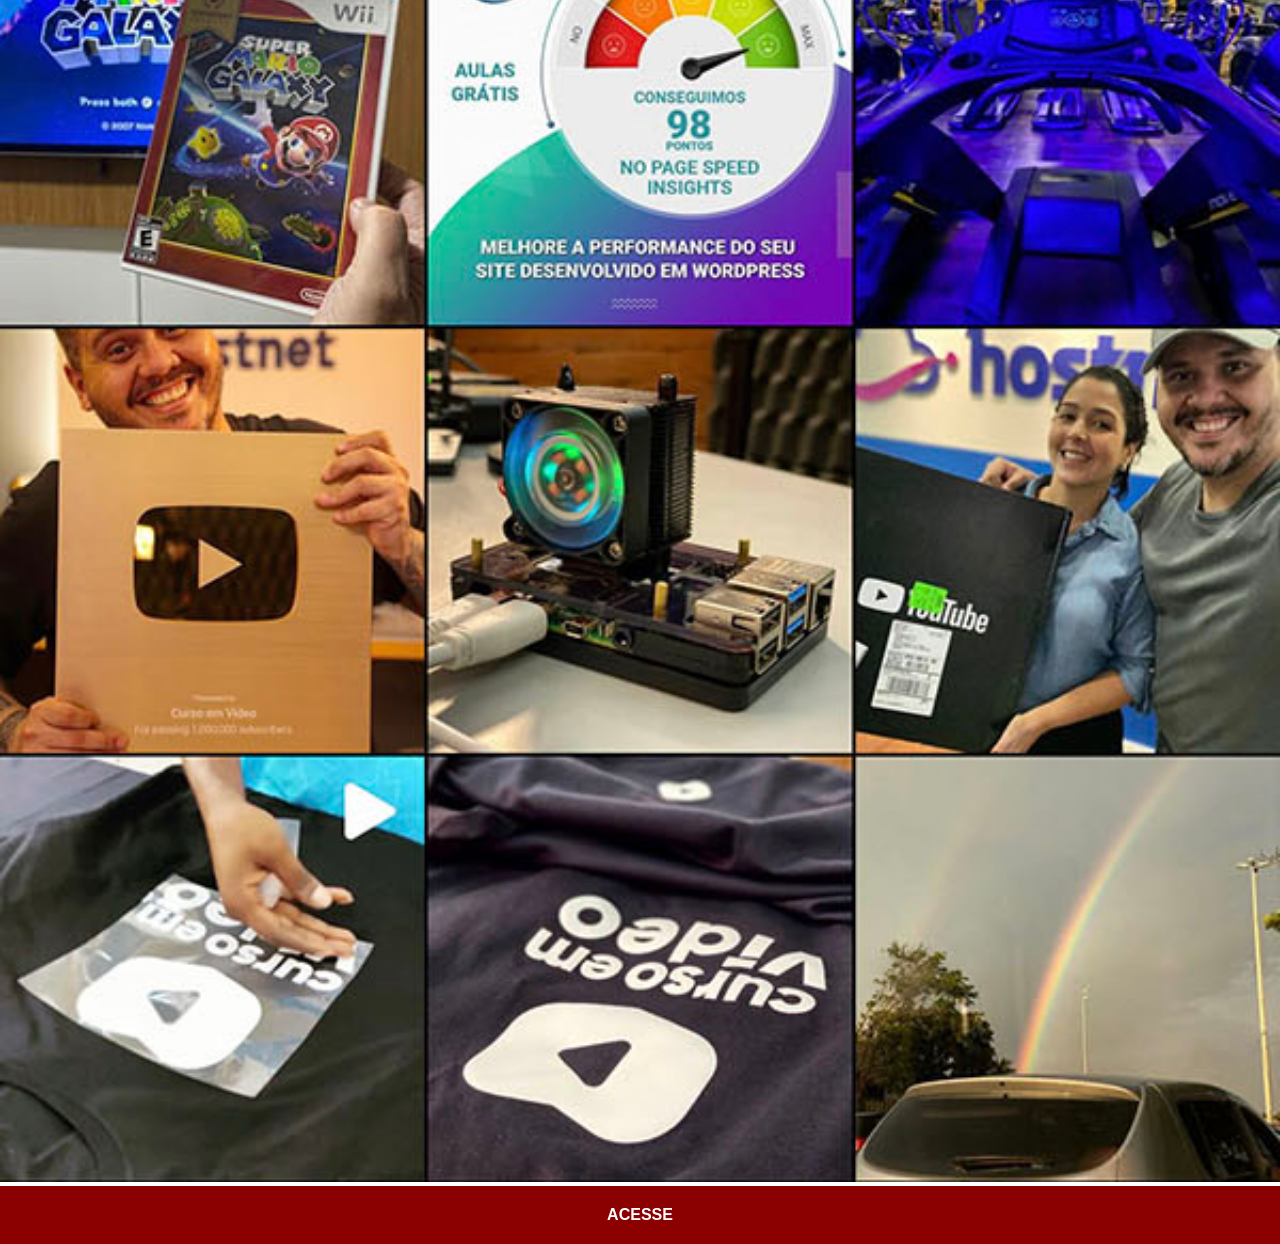
<file: instagram.html>
<!DOCTYPE html>
<html lang="en">
<head>
    <meta charset="UTF-8">
    <meta name="viewport" content="width=device-width, initial-scale=1.0">
    <title>Document</title>
    <link rel="stylesheet" href="estilos/social.css">
</head>
<body>
    <img src="imagens/tela-instagram.jpg" alt="">
    <a href="https://www.instagram.com/" target="_blank">ACESSE</a>
</body>
</html>
</file>
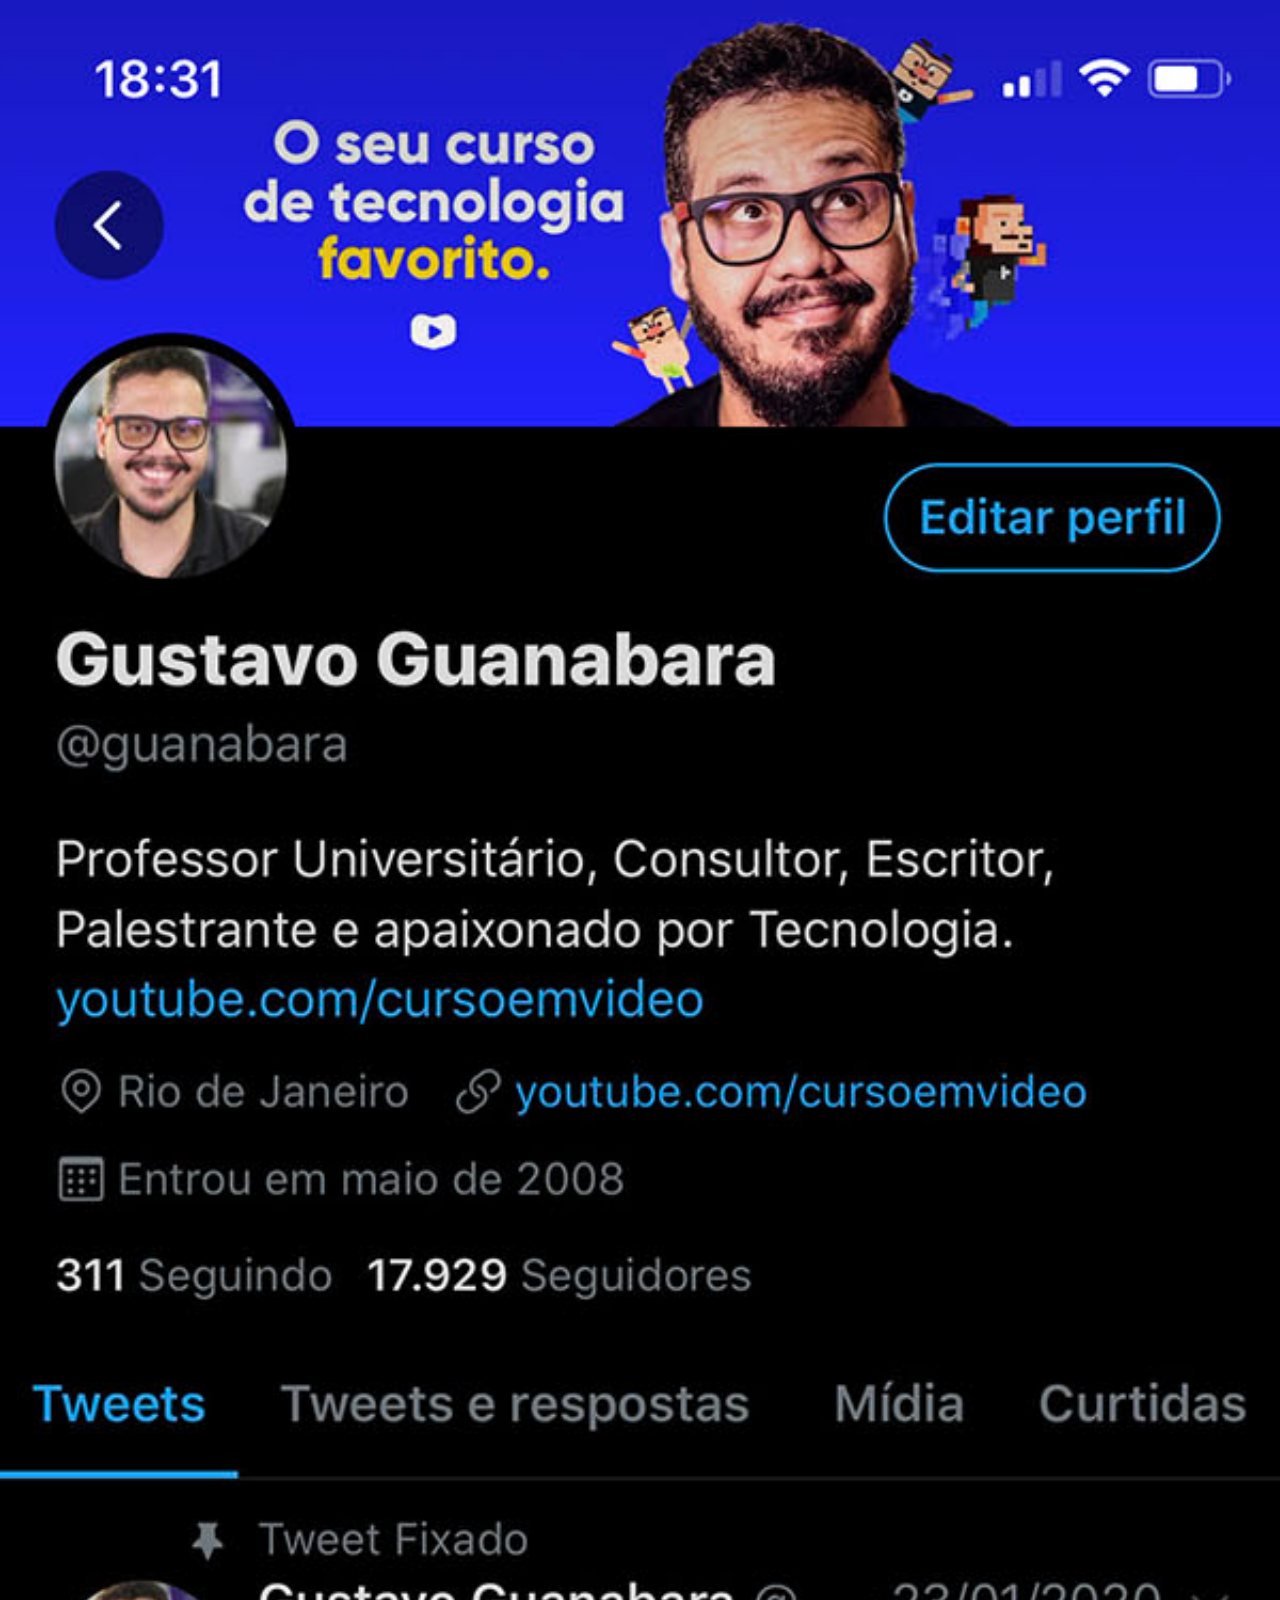
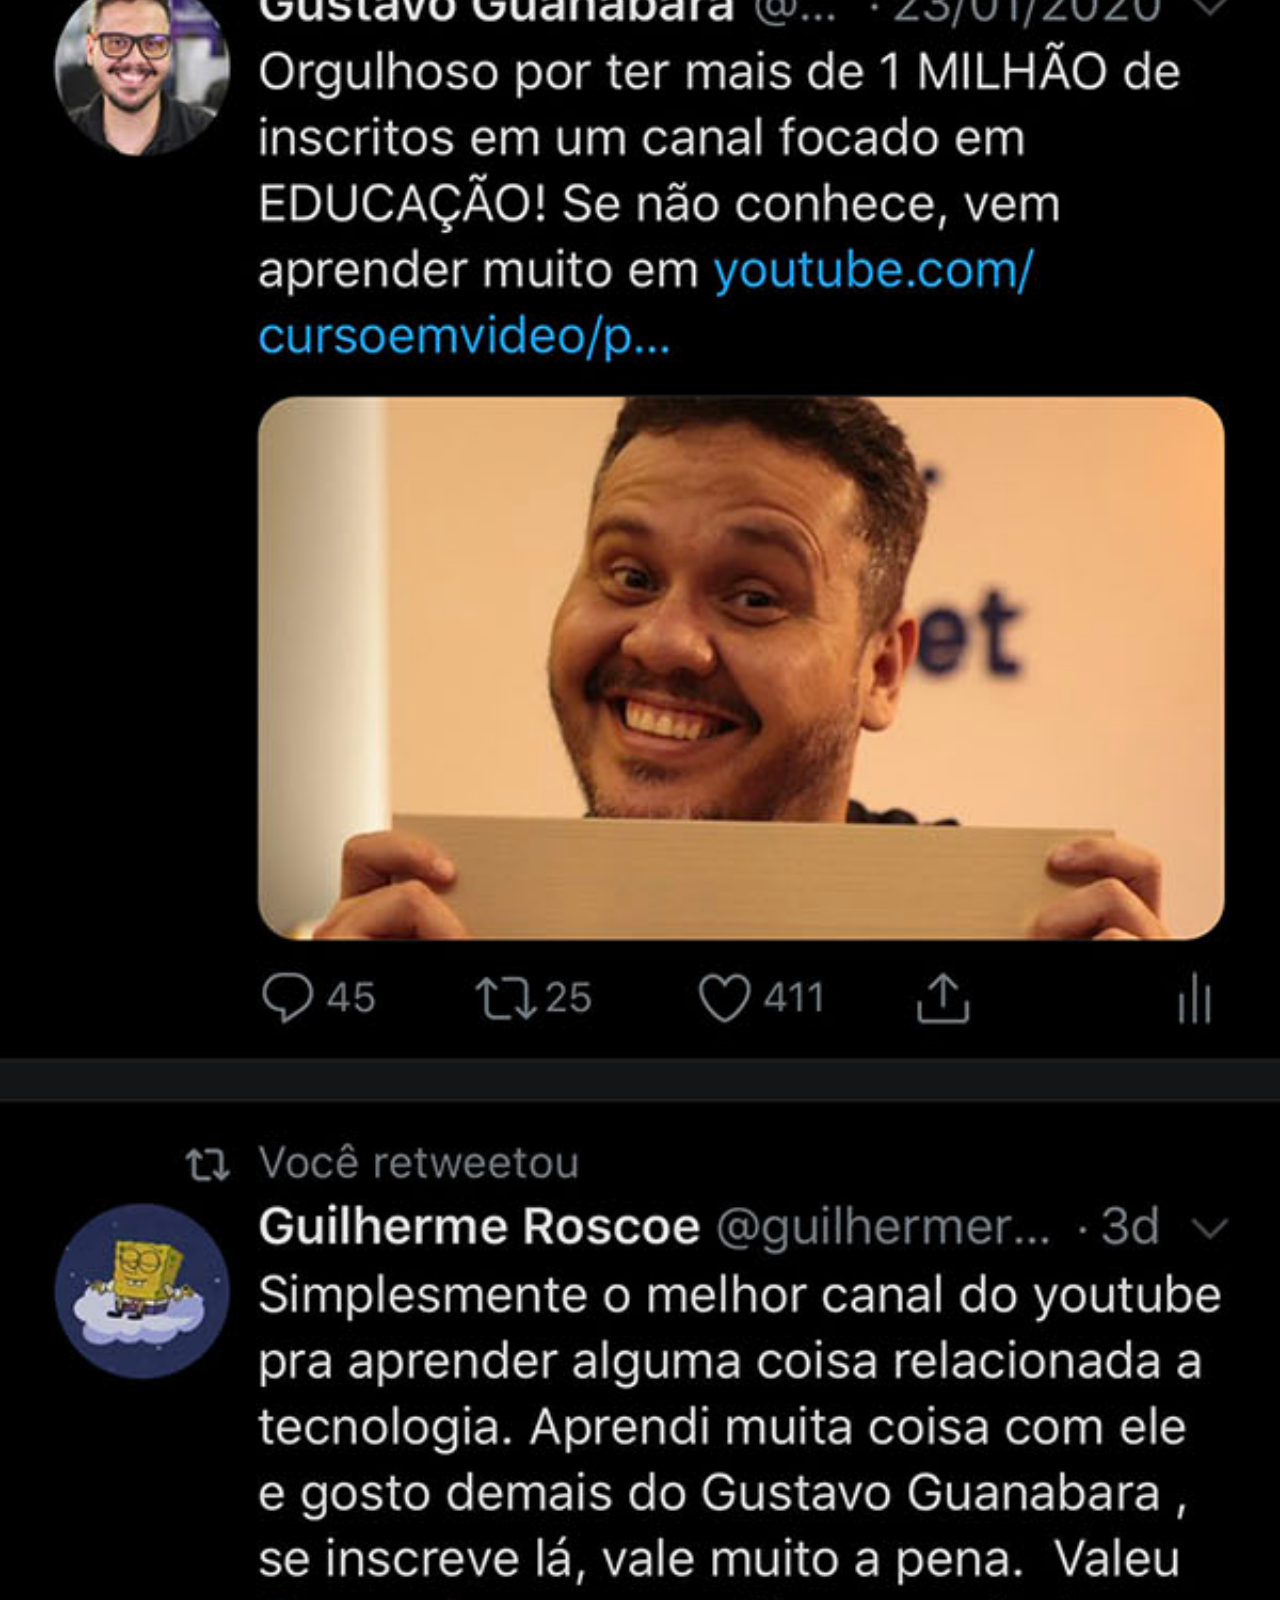
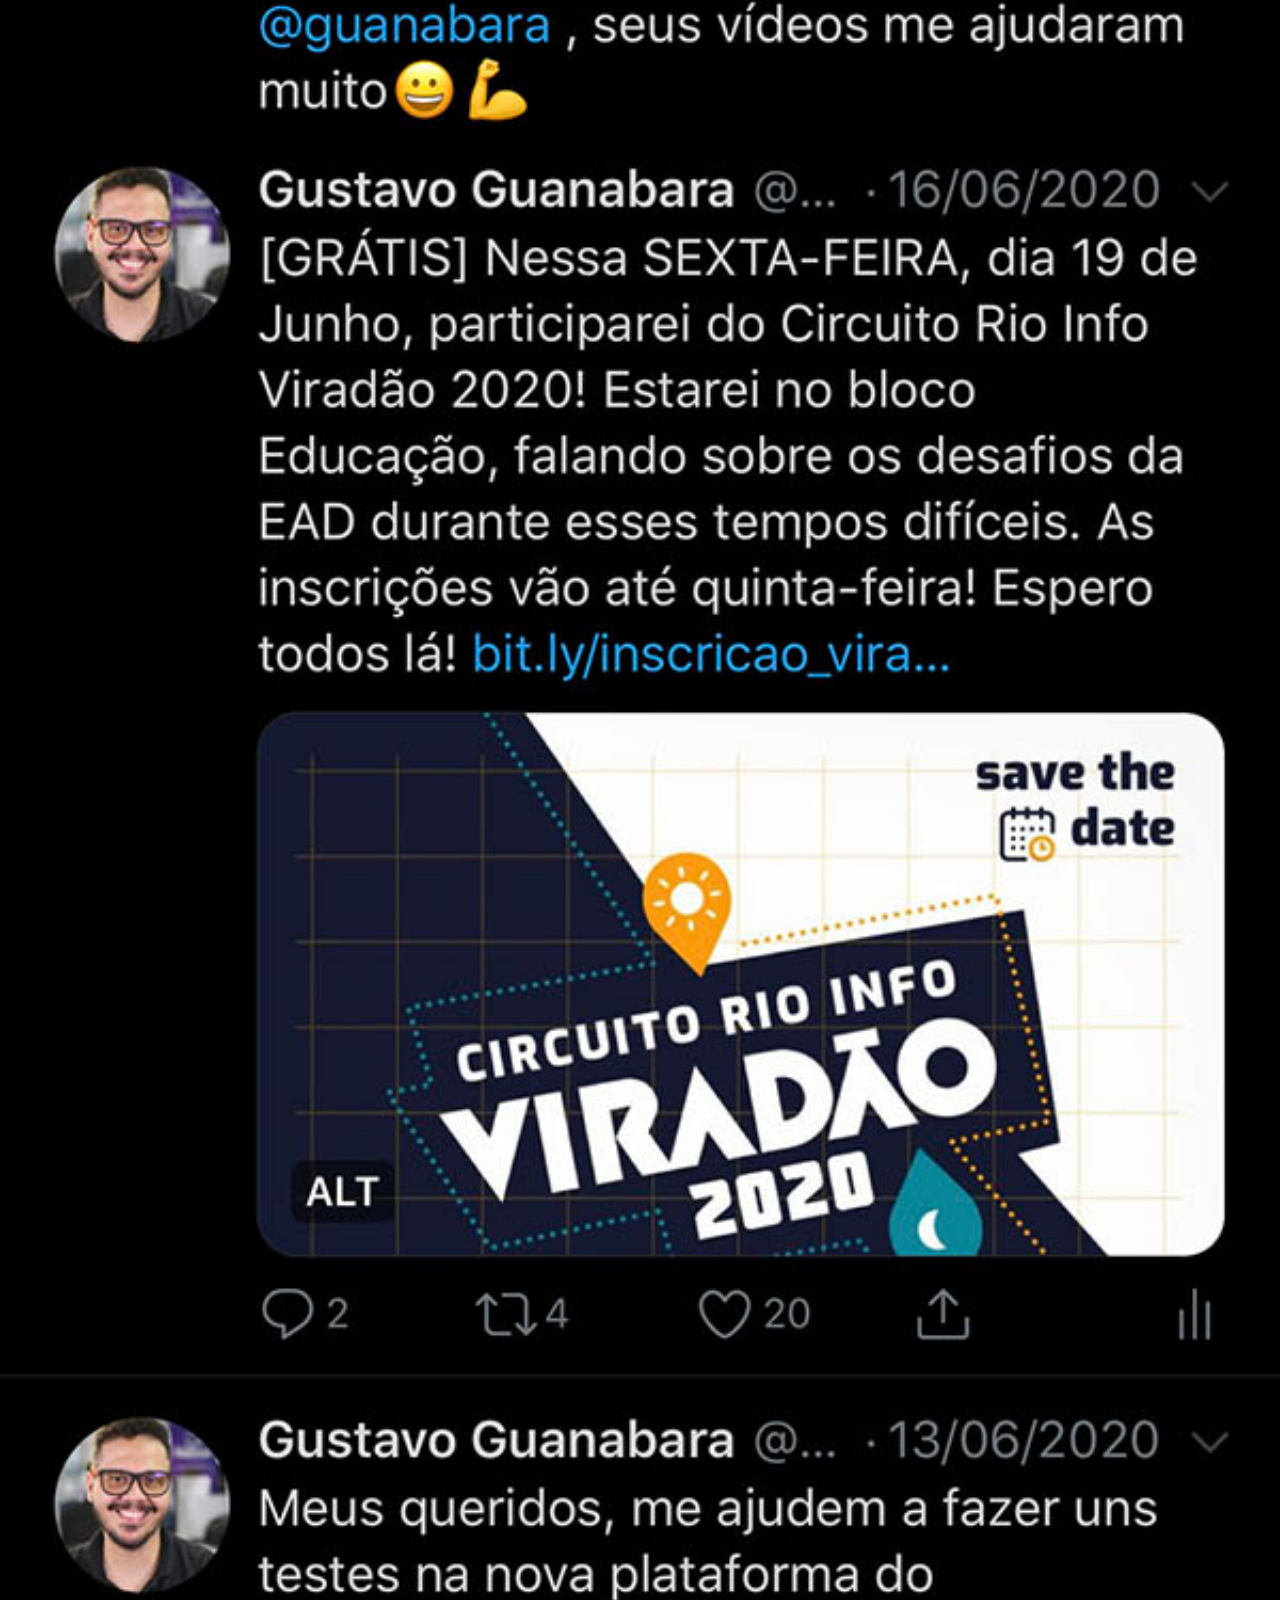
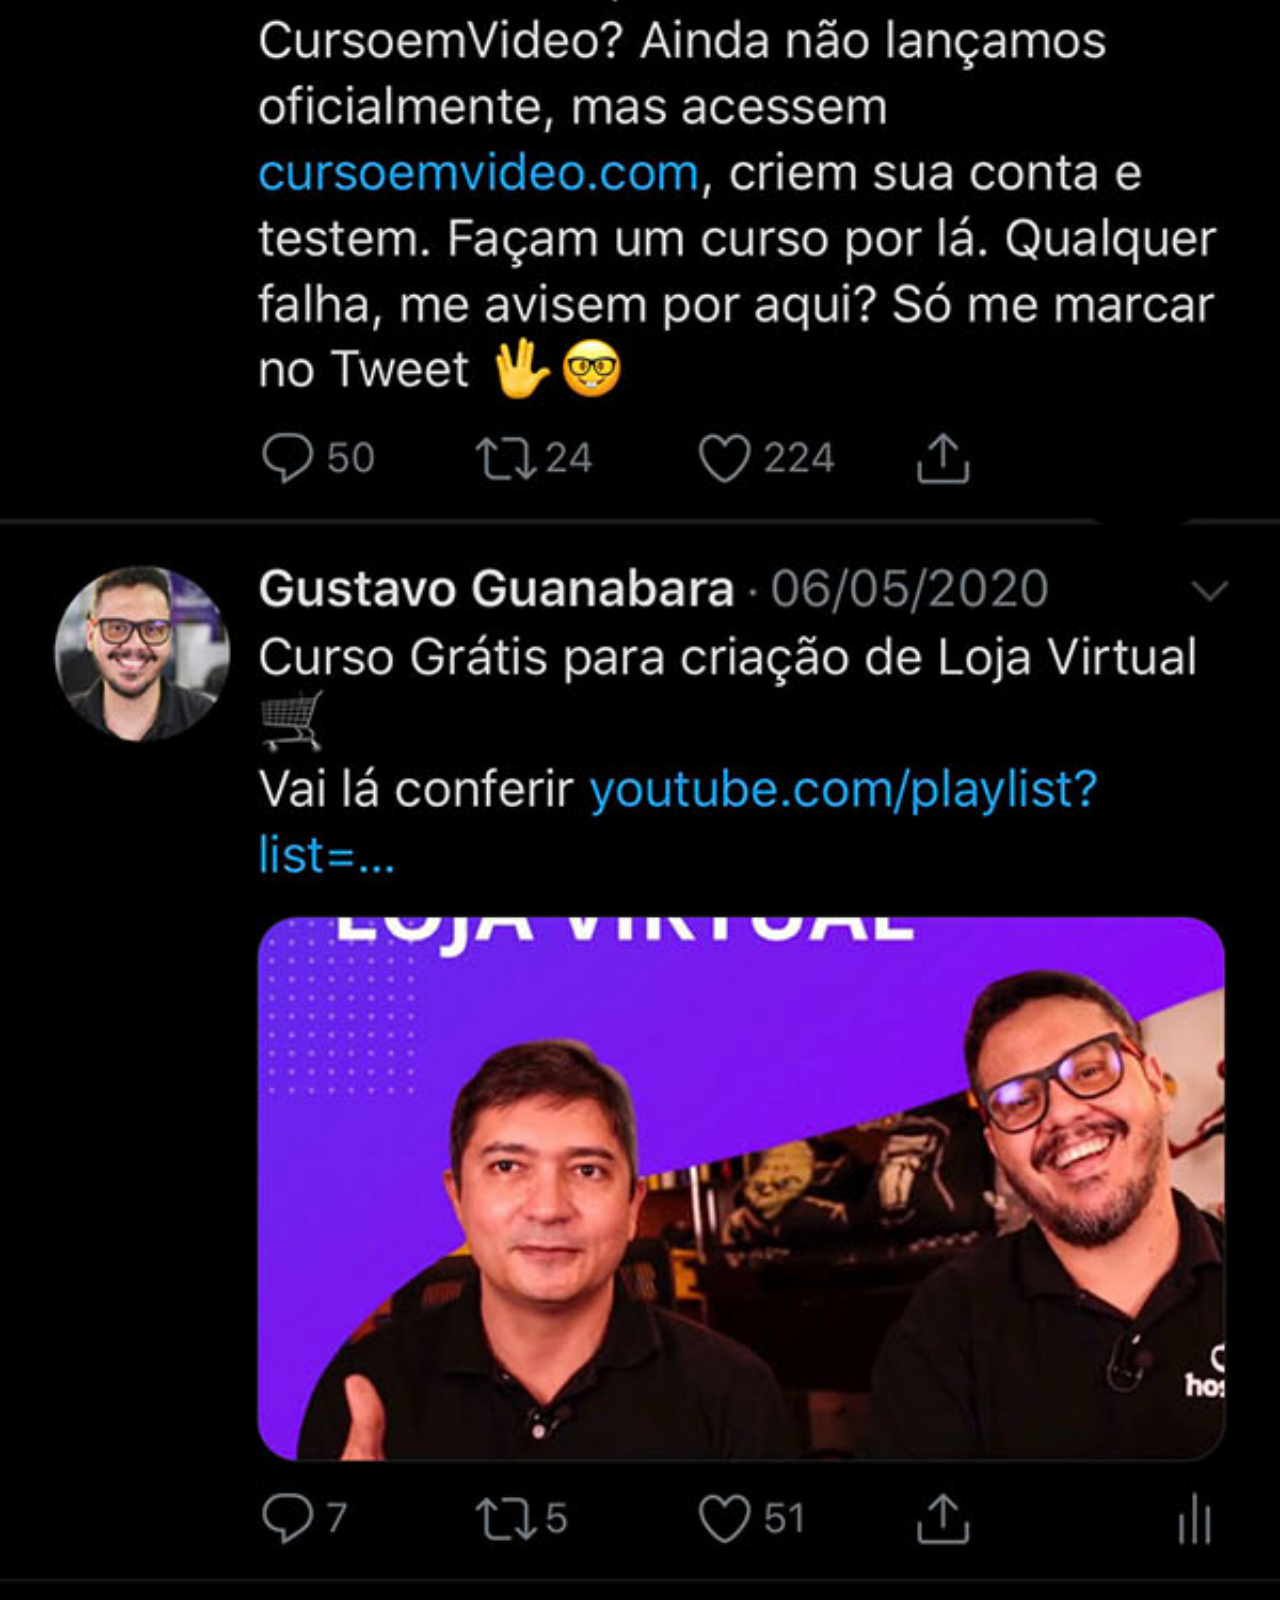
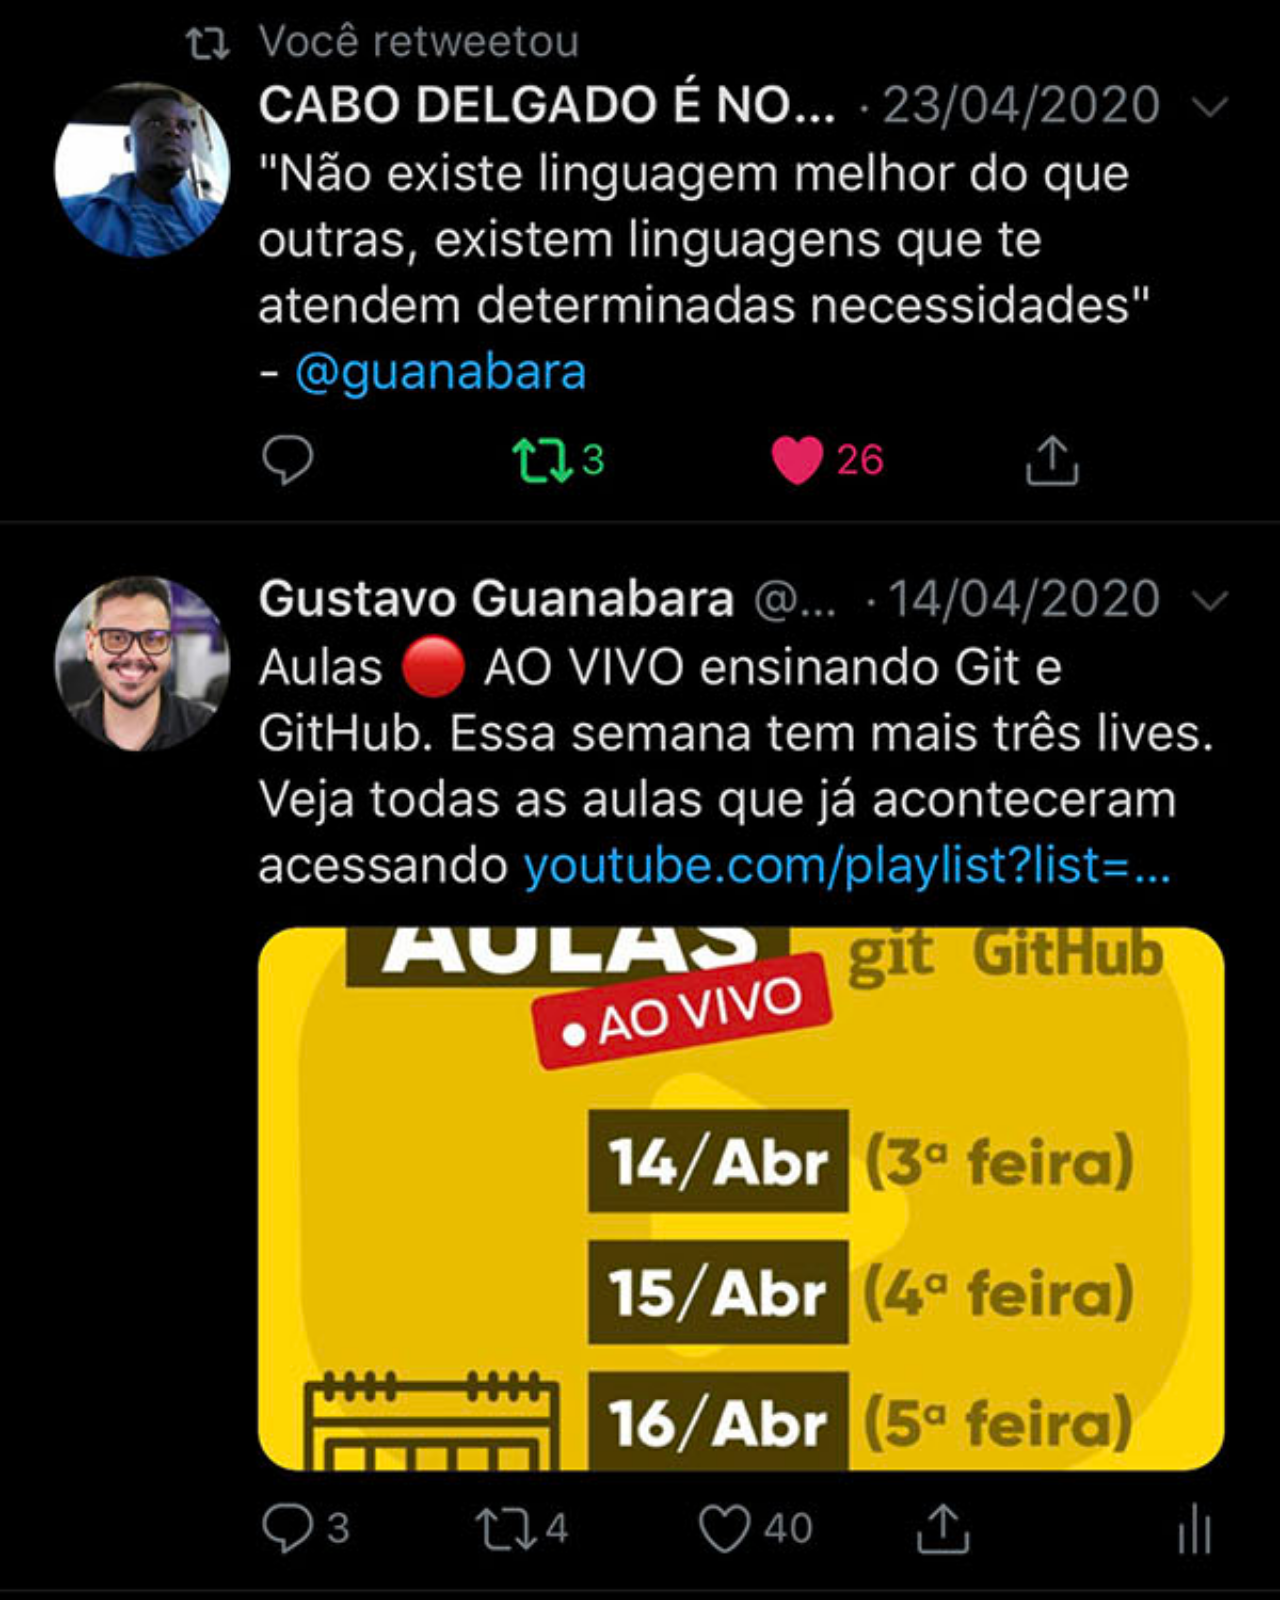
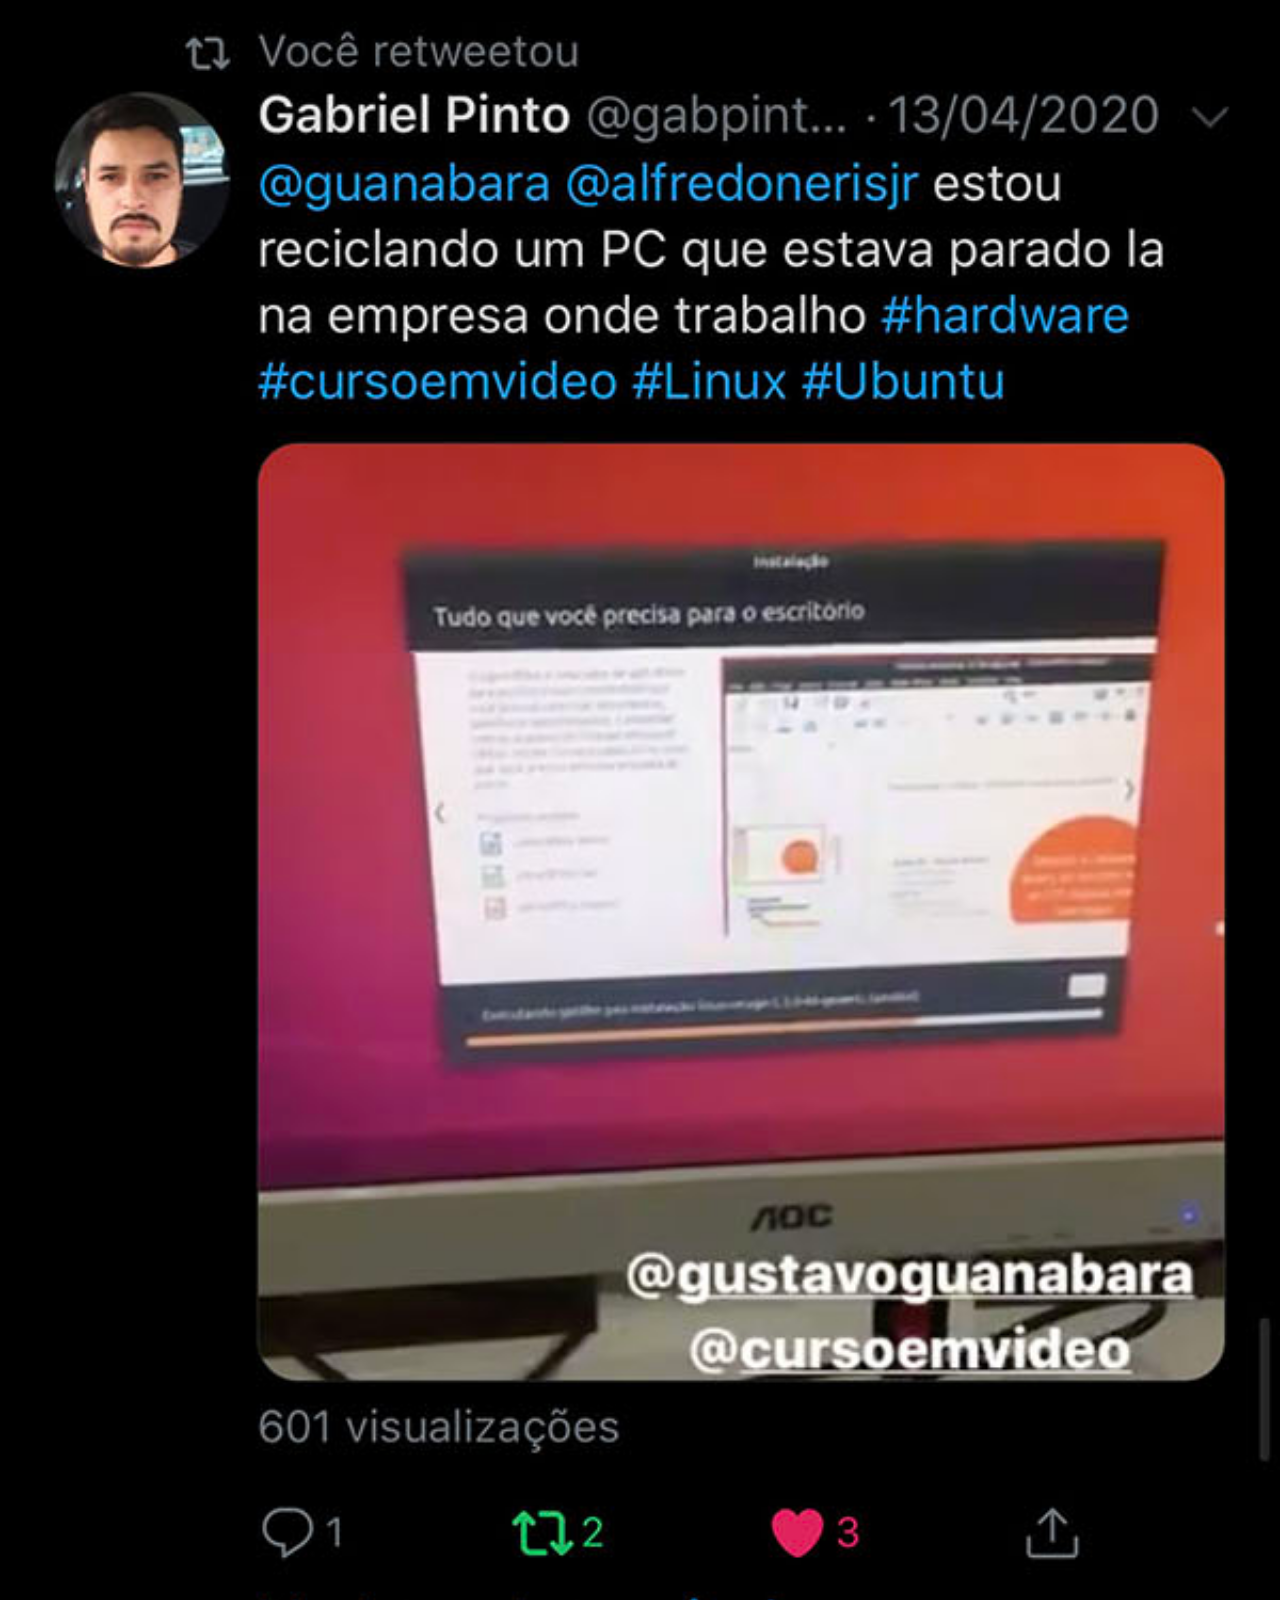
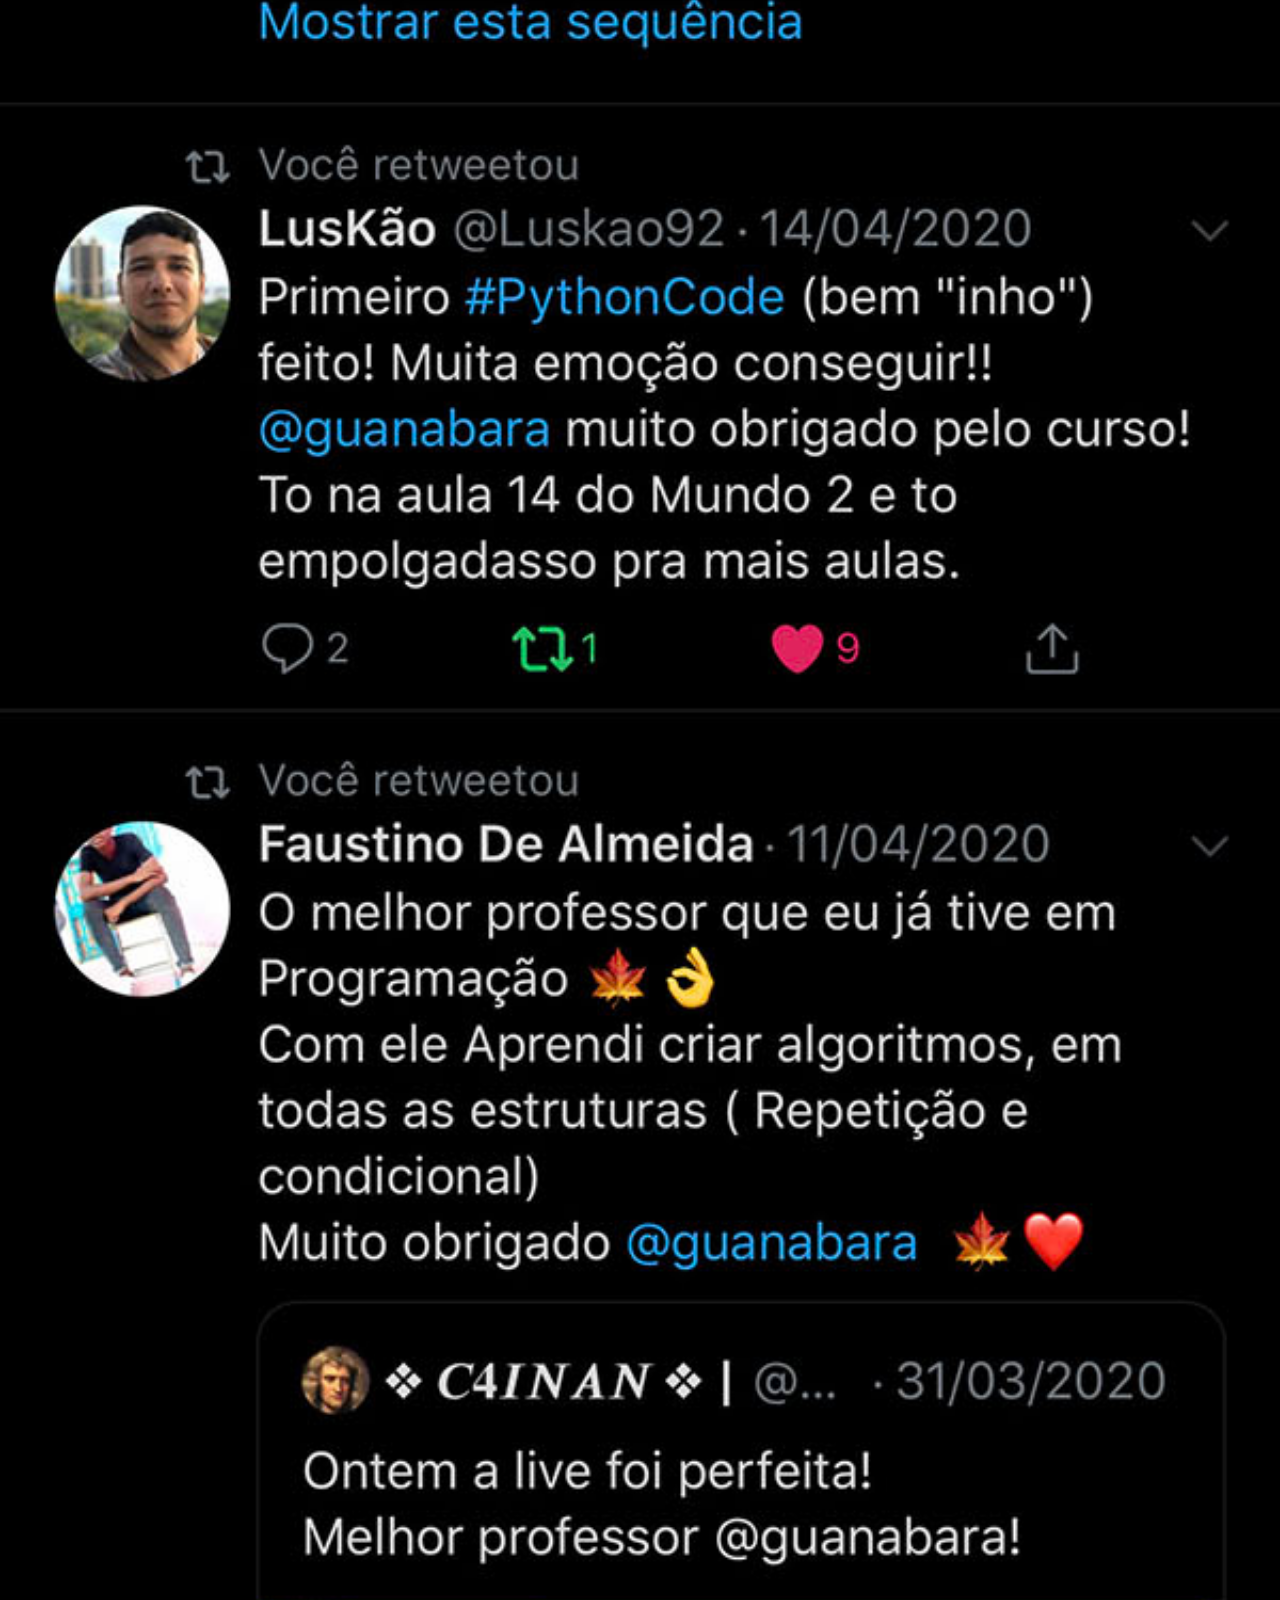
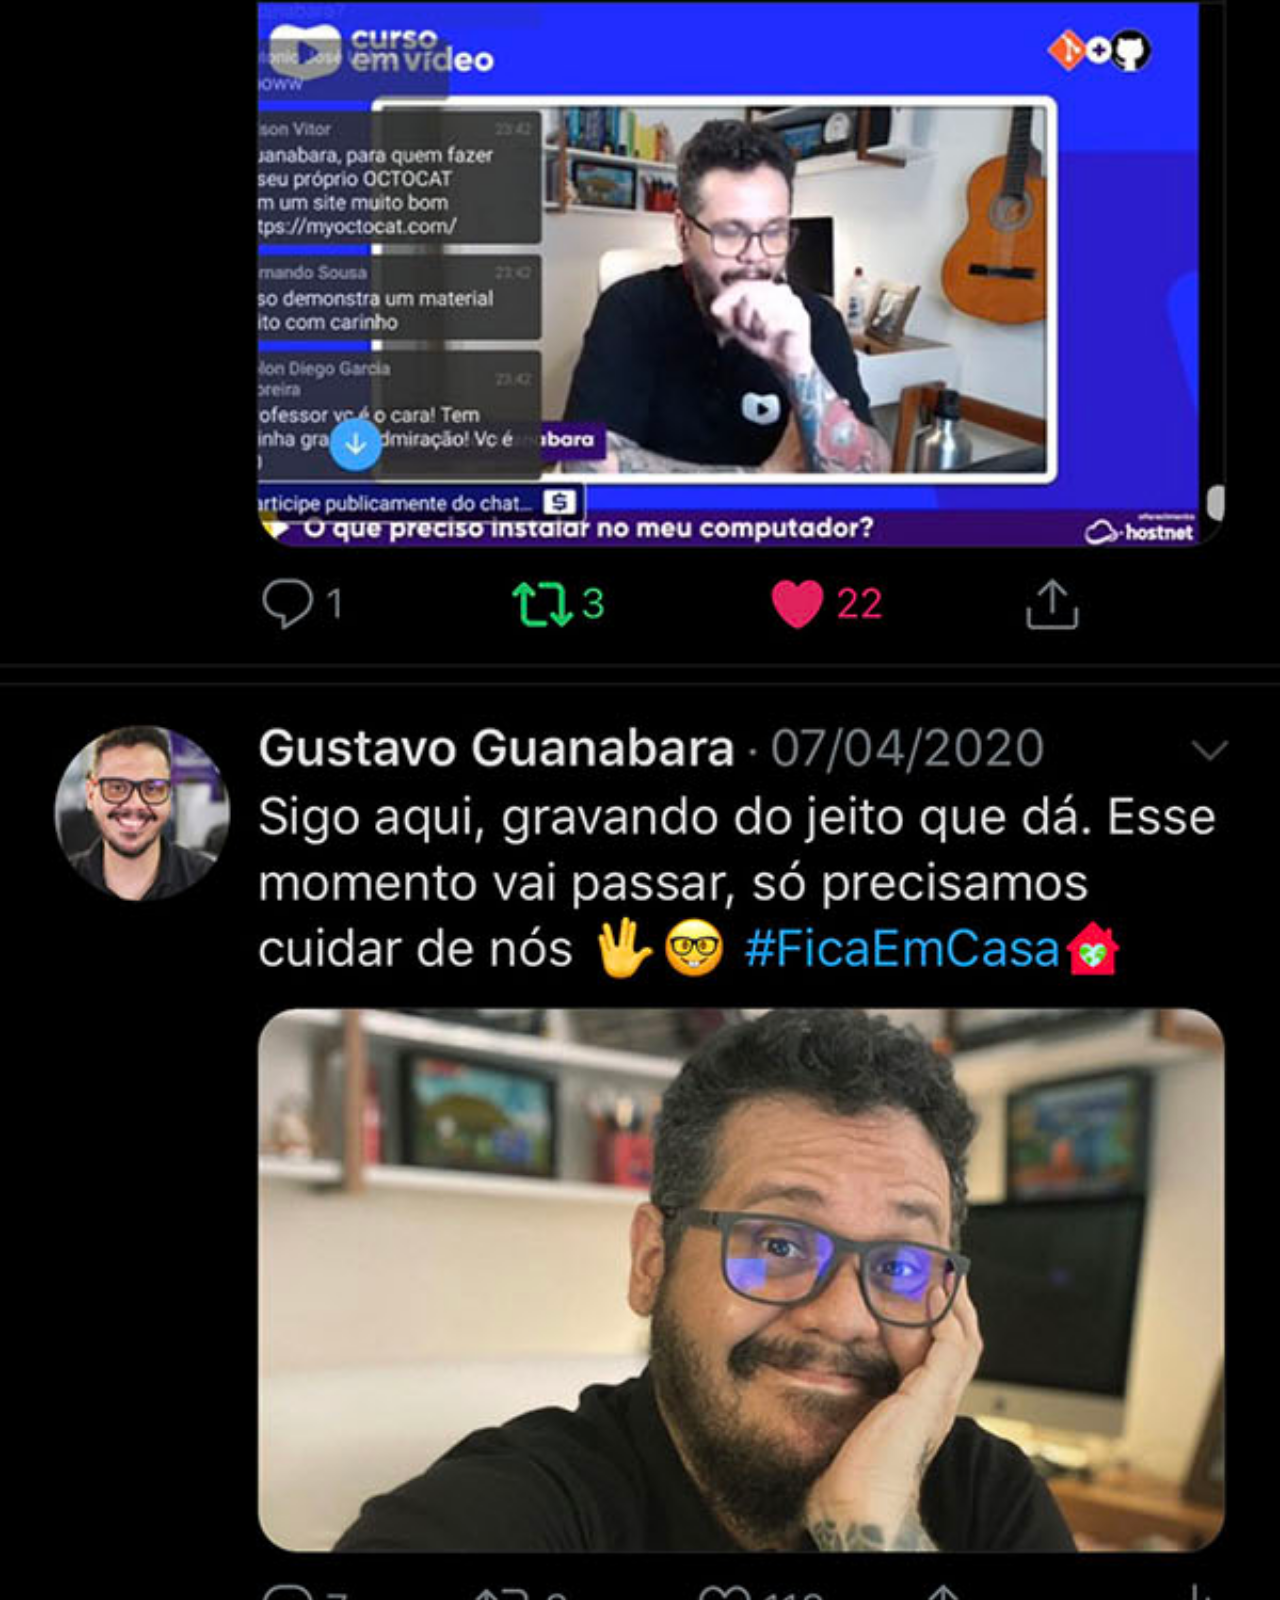
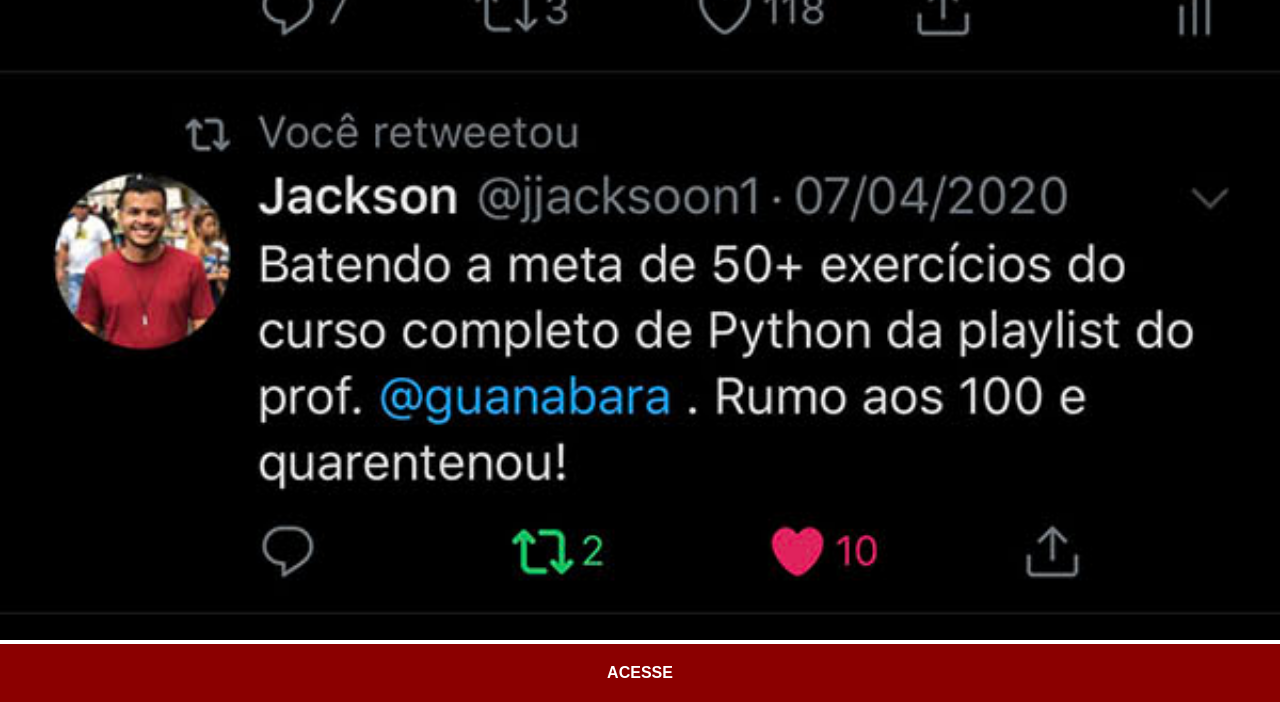
<file: twitter.html>
<!DOCTYPE html>
<html lang="en">
<head>
    <meta charset="UTF-8">
    <meta name="viewport" content="width=device-width, initial-scale=1.0">
    <title>Document</title>
    <link rel="stylesheet" href="estilos/social.css">
</head>
<body>
    <img src="imagens/tela-twitter.jpg" alt="">
    <a href="https://x.com/?lang=pt" target="_blank">ACESSE</a>
</body>
</html>
</file>
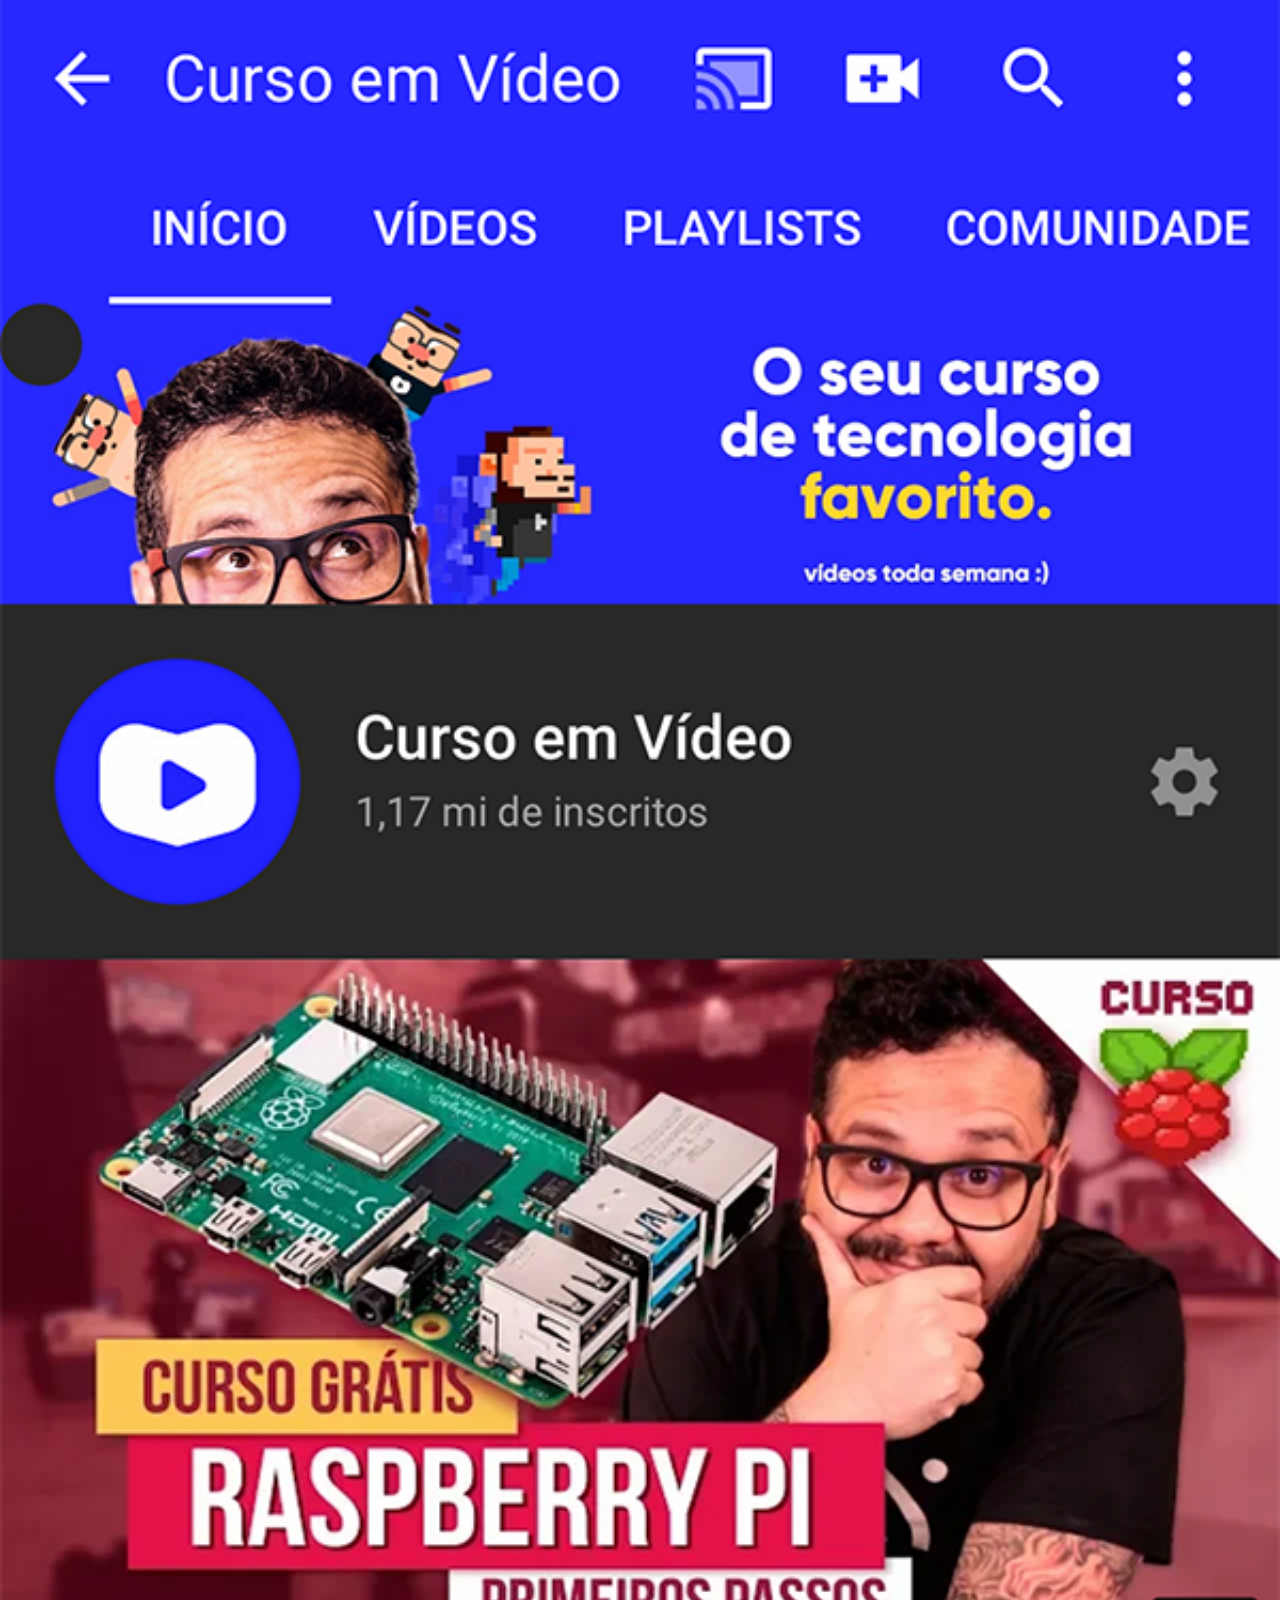
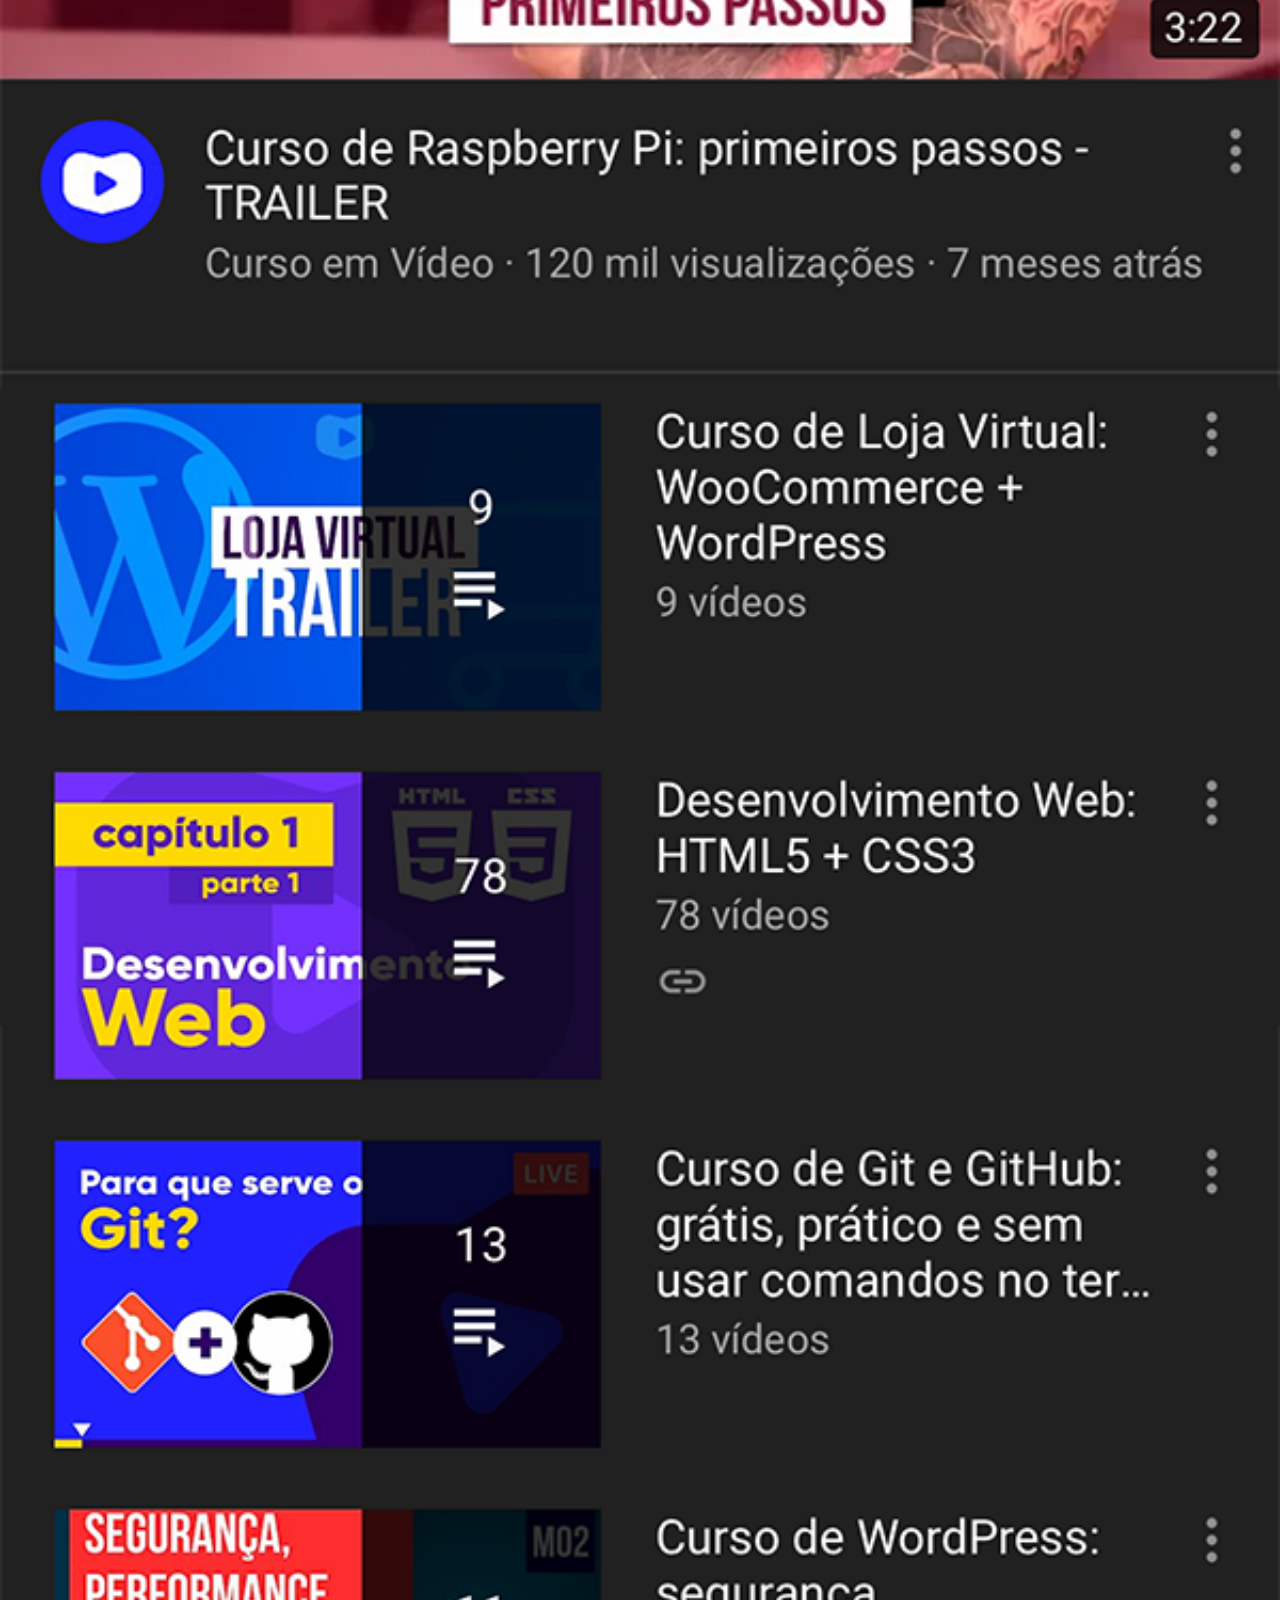
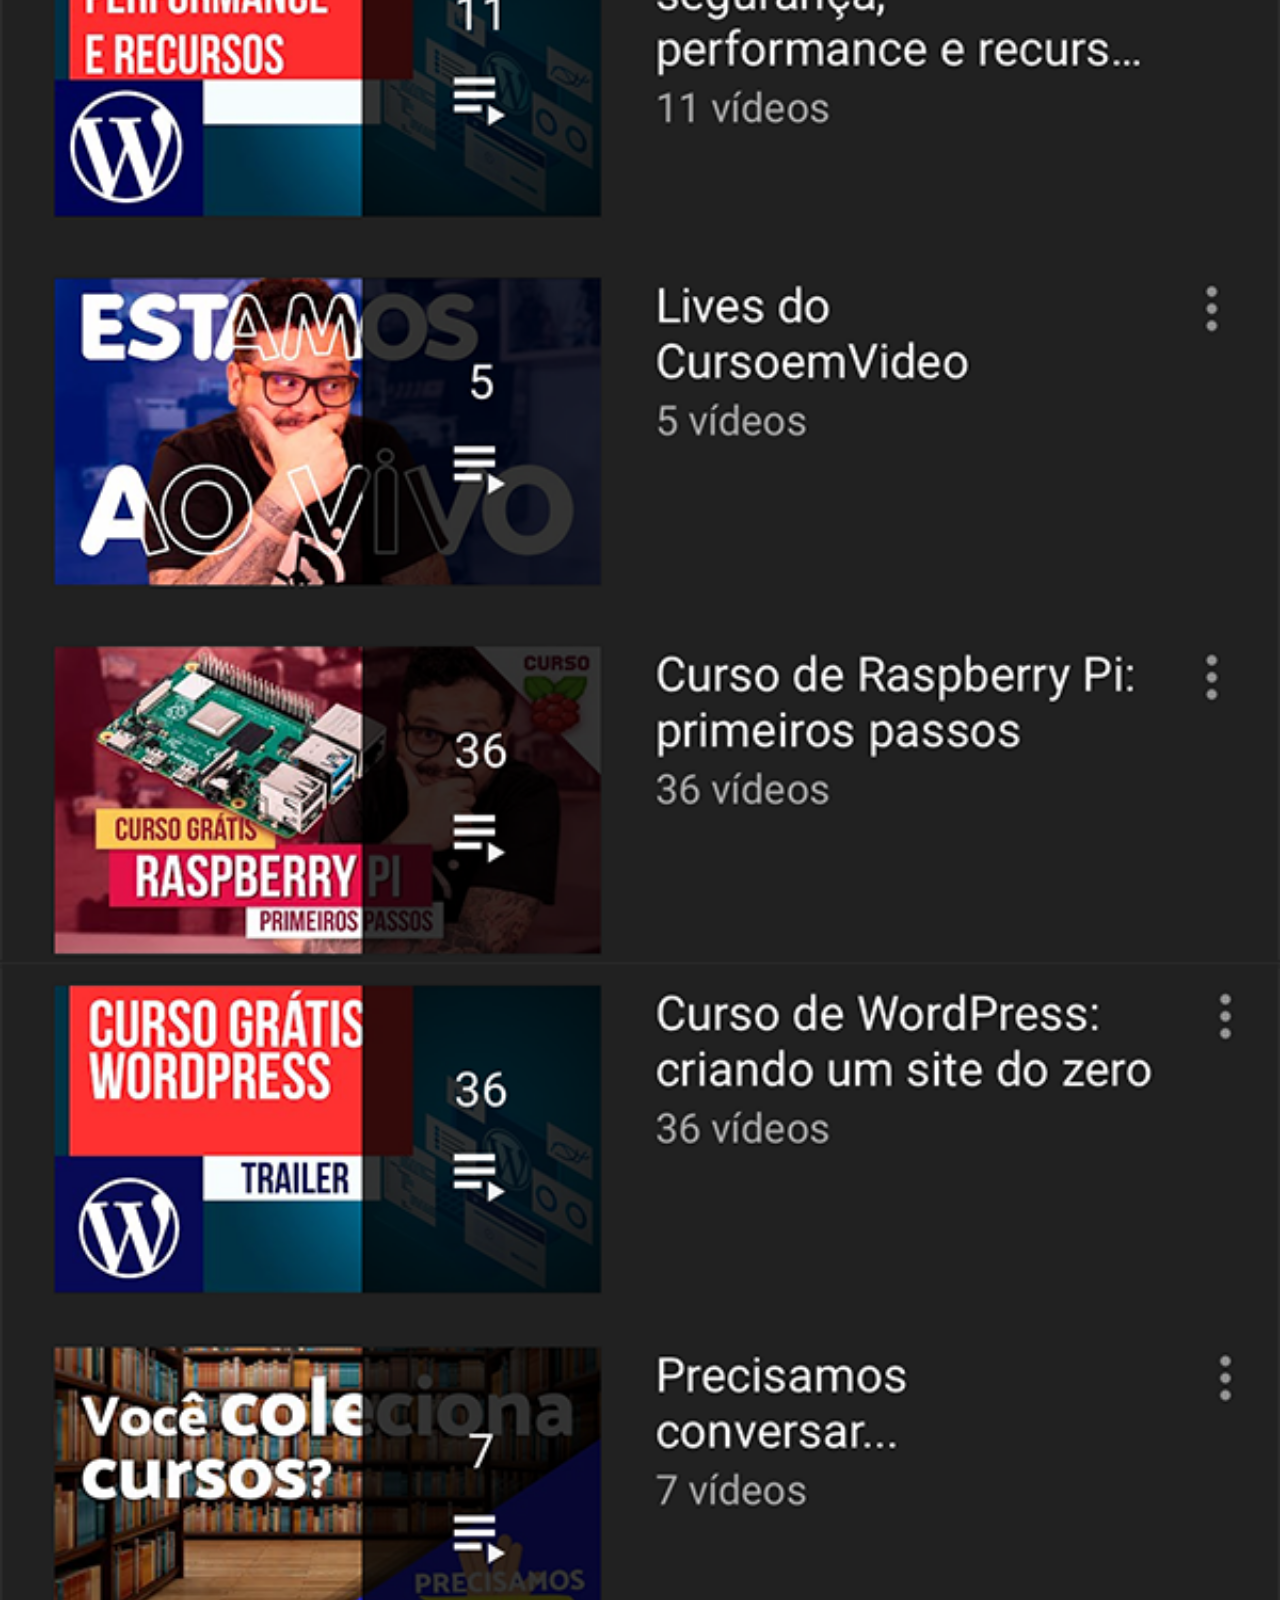
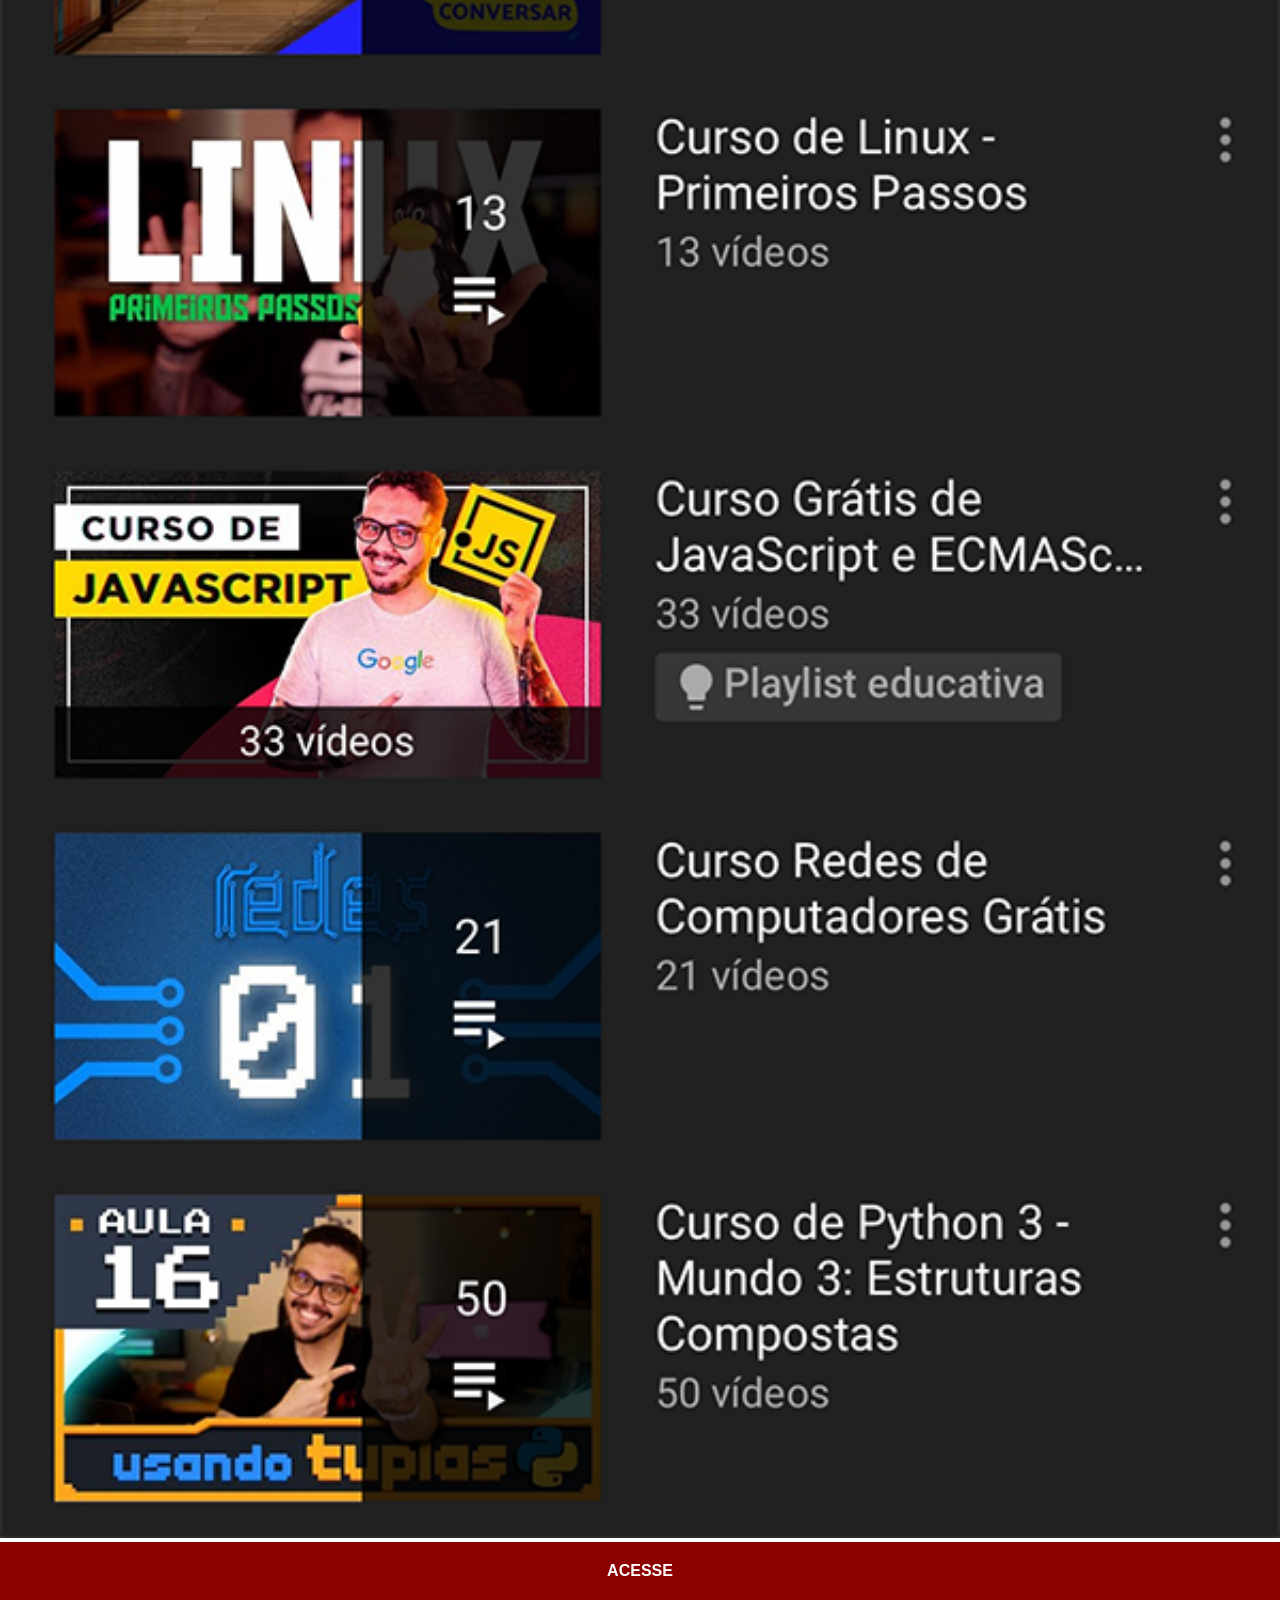
<file: youtube.html>
<!DOCTYPE html>
<html lang="pt-br">
<head>
    <meta charset="UTF-8">
    <meta name="viewport" content="width=device-width, initial-scale=1.0">
    <title>Document</title>
    <link rel="stylesheet" href="./estilos/social.css">
    <style>
    
    </style>
</head>
<body>
    <img src="imagens/tela-youtube.png" alt="">
    <a href="https://www.youtube.com/@cursoemvideo" target="_blank">ACESSE</a>
</body>
</html>
</file>
<file: estilos/style.css>
@charset "UTF-8";

*{
    margin: 0;
    padding: 0;
    font-family: Arial, Helvetica, sans-serif;
}

body, html{
    height: 100vh;
    width: 100vw;
    
}

body{
    background: url(../imagens/fundo-madeira.jpg)no-repeat top center;
    background-size: cover;
    background-attachment: fixed;
}

main{
    position: relative;
    height: 100vh;
    
}

section#telefone{
    position: absolute;
    top: 50%;
    left: 50%;
    transform: translate(-50%, -50%);


    height: 627px;
    width: 311px;
    background: url(../imagens/frame-iphone.png) no-repeat;
    
}

iframe#tela{
    position: relative;
    top: 80px;
    left: 22px;
    width: 267px;
    height: 471px;
}
section#redes_sociais{
    text-align: right;
}
section#redes_sociais  img{
    width: 50px;
    margin: 10px;
    border-radius: 50%;
    box-shadow: 2px 2px 5px rgba(0, 0, 0, 0.398);
    box-sizing: border-box;
}
section#redes_sociais img:hover{
   border: 2px solid rgba(255, 255, 255, 0.607);
   transform: translate(-3px, -3px);
   box-shadow: 5px 5px 10px rgba(0, 0, 0, 0.398);
   transition: transform .3s, border .3s;
}
</file>
<file: estilos/social.css>
@charset "UTF-8";
    *{
            margin: 0px;
            padding: 0px;
            font-family: Arial, Helvetica, sans-serif;
        }

        ::-webkit-scrollbar{
            width: 0px;
            height: 0px;
        }

        img{
            width: 100vw;
        }

        a{
            display: block;
            background-color:darkred;
            color: white;
            padding: 20px;
            text-align: center;
            font-weight: bolder;
            text-decoration: none;
        }

        a:hover{
            background-color: red;
        }
</file>
